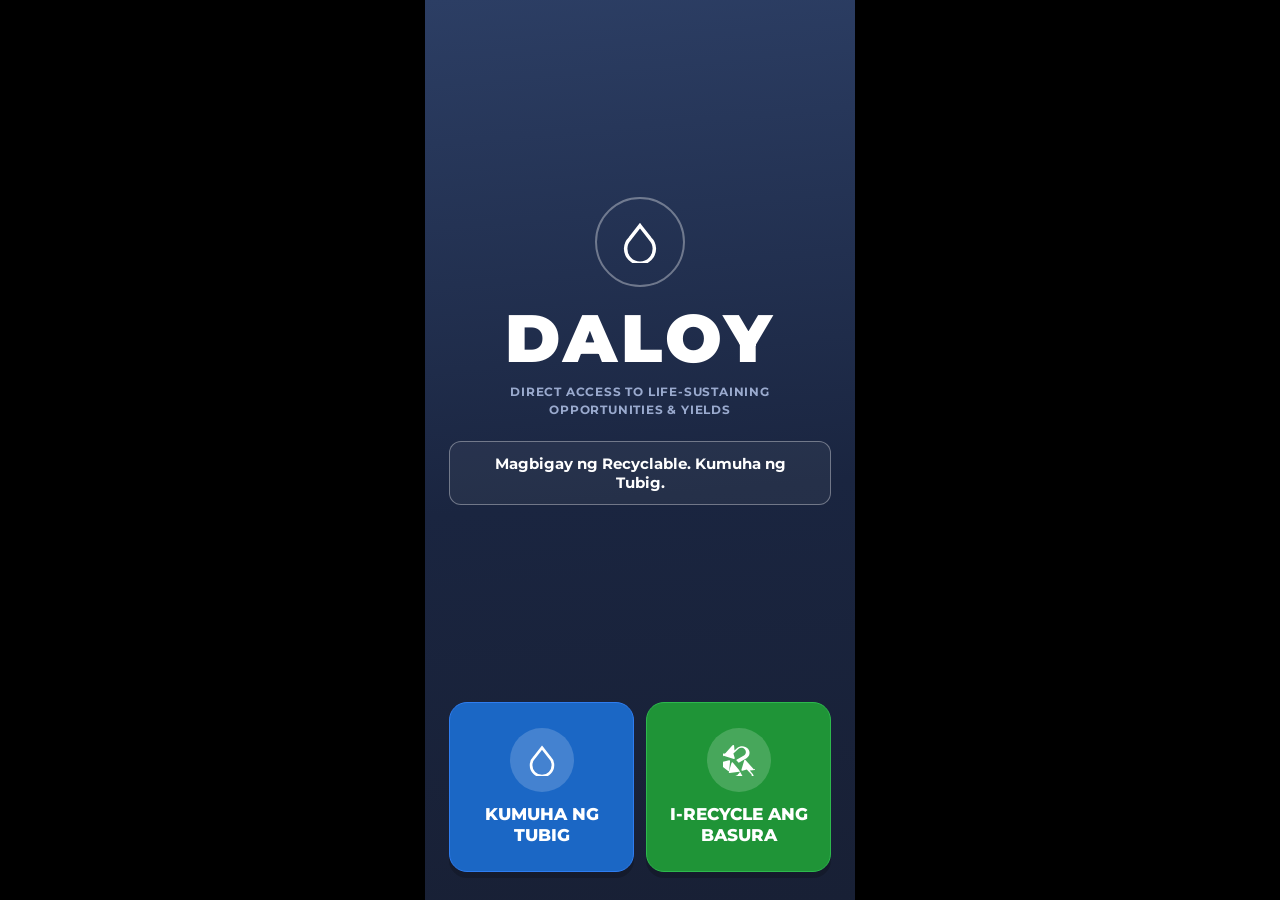
<file: water-kiosk/index.html>
<!DOCTYPE html>
<html lang="tl">
<head>
    <meta charset="UTF-8">
    <meta name="viewport" content="width=device-width, initial-scale=1.0">
    <title>DALOY Kiosk Prototype</title>
    <link href="https://fonts.googleapis.com/css2?family=Montserrat:wght@400;500;600;700;800;900&display=swap" rel="stylesheet">
    <link rel="stylesheet" href="style.css">
</head>
<body>
<div class="kiosk-container">

    <!-- ===== SCREEN 1: WELCOME ===== -->
    <div id="state-welcome" class="screen active">
        <div class="brand-area">
            <div class="brand-icon-ring">
                <svg viewBox="0 0 24 24" fill="none" stroke="white" stroke-width="2"><path d="M12 2.69l5.66 7.27a8.2 8.2 0 1 1-11.32 0z"/></svg>
            </div>
            <h1 class="brand-name">DALOY</h1>
            <p class="brand-tagline">DIRECT ACCESS TO LIFE-SUSTAINING<br>OPPORTUNITIES &amp; YIELDS</p>
            <div class="brand-pill">Magbigay ng Recyclable. Kumuha ng Tubig.</div>
        </div>
        <div class="welcome-btns">
            <div class="wbtn blue-btn" onclick="app.startGetWater()">
                <div class="wbtn-icon">
                    <svg viewBox="0 0 24 24" fill="none" stroke="white" stroke-width="2"><path d="M12 2.69l5.66 7.27a8.2 8.2 0 1 1-11.32 0z"/></svg>
                </div>
                <span>KUMUHA NG<br>TUBIG</span>
            </div>
            <div class="wbtn green-btn" onclick="app.startRecycleOnly()">
                <div class="wbtn-icon">
                    <svg viewBox="0 0 512 512" fill="white">
                        <path d="M152.4 20.35L16.22 173.2c-5.78 6.49-3.235 16.73 5.4 19.34L173.2 238c9.19 2.77 17.5-5.07 14.73-14.26L166.4 151.8l77.94-71.18c29.17-26.65 74.05-25.7 102.3 2.15 30.56 30.08 24.23 79.79-11.83 103L209.6 257.4l41.6 42.17 125.2-71.79c53.33-31 65.57-104.2 23.35-151.4-44.64-49.88-124-54.02-173-10.74l-42.58 38.89-6.39-78.02c-.75-9.15-12.26-12.78-18.42-5.78z"/>
                        <path d="M495.8 409.1L359.6 256.2c-6.49-5.78-16.73-3.24-19.34 5.4l-45.42 151.6c-2.77 9.19 5.07 17.5 14.26 14.73l71.94-21.54 71.18 77.94c25.7 29.17-25.7 74.05-2.15 102.3-30.08 30.56-79.79 24.23-103-11.83l-71.7-125.1-42.17 41.6 71.79 125.2c31 53.33 104.2 65.57 151.4 23.35 49.88-44.64 54.02-124 10.74-173l-38.89-42.58 78.02-6.39c9.15-.75 12.78-12.26 5.78-18.42z"/>
                        <path d="M21.57 325.3c-.92 9.4-12.86 12.98-19.26 5.71L.1 330.34c-22.31 43.15-17.5 97.43 16.32 136.2 36.3 41.72 98.74 53.84 148 28.5L285 432.8l-27.42-51.54-118-60.67c-25.28-13-56.12-7-74.83 14.54-20 23.06-25.21 55.43-12.35 84.14l27.18 60.78-45.89-61.94-21.08-72.24c-2.5-8.55-14.79-10.02-19.45-2.33l-71.59 119z" style="display:none;"/>
                        <!-- Adding classic bottom arrows -->
                        <path d="M124.9 444.6l-99-97.5c-6.72-6.62-5-17.485 3.96-21.65l138.85-64.8c8.5-3.96 17.59 2.5 16.09 11.66l-20.9 127.3c-13.8 84.3-134.13 63.8-144.17 60.1l-62.9-23.23 27.67 52.41 140.4-3.14z" style="transform: matrix(-0.5, 0.866, -0.866, -0.5, 410, 410);"/>
                        <path d="M38.8 359.8L158.5 448c7.7 5.7 18 1.4 18.7-8l8-152c.4-9.6-10.4-14.8-17.7-8.5l-95 82c-20 17-18 48 3 64L165 498l-37-43-85-78c-6.7-6.2-1-17.5 8-17l140 8z" style="display:none" />
                        <!-- Final robust 3rd path pointing back to top -->
                        <path d="M239.5 487l-153-43c-8-2.2-11.8-12-6.5-18.5l102-120c6-7.5 18-5.3 21 4l44 145c26 86-90 120-100 115L85 540l60-15 100 2z" style="transform: matrix(0.9, -0.4, 0.4, 0.9, -150, 100);"/>
                    </svg>
                </div>
                <span>I-RECYCLE ANG<br>BASURA</span>
            </div>
        </div>
    </div>

    <!-- ===== SCREEN 2: INSERT RECYCLABLE ===== -->
    <div id="state-insert" class="screen">
        <div class="back-nav" onclick="app.go('welcome')">
            <svg width="18" height="18" viewBox="0 0 24 24" fill="none" stroke="currentColor" stroke-width="3" stroke-linecap="round" stroke-linejoin="round"><polyline points="15 18 9 12 15 6"></polyline></svg>
            Bumalik
        </div>
        <div class="insert-top">
            <div class="dashed-circle">
                <svg viewBox="0 0 24 24" fill="none" stroke="white" stroke-width="2" stroke-linecap="round" stroke-linejoin="round">
                    <polyline points="3 6 5 6 21 6"></polyline>
                    <path d="M19 6v14a2 2 0 0 1-2 2H7a2 2 0 0 1-2-2V6m3 0V4a2 2 0 0 1 2-2h4a2 2 0 0 1 2 2v2"></path>
                    <line x1="10" y1="11" x2="10" y2="17"></line>
                    <line x1="14" y1="11" x2="14" y2="17"></line>
                </svg>
            </div>
            <h1 class="big-title">ILAGAY ANG<br>RECYCLABLE</h1>
            <p class="sub-text">Ipasok ang iyong resiklong basura<br>sa scanner.</p>
        </div>
        <div class="white-card">
            <p class="card-label">ANONG KLASE NG BASURA ITO? <span style="color:#FF6B6B">*</span></p>
            <input type="text" id="trash-input" autocomplete="off" placeholder="Halimbawa: Lata, Karton, Bote..." required>
            <p id="trash-error" style="color:#FF6B6B;font-size:12px;font-weight:700;margin-top:6px;display:none;">⚠️ Pakipili o ilagay ang klase ng basura.</p>
            <div class="tag-row">
                <div class="tag" onclick="app.selectTag('Plastic Bote')">🥤 Plastic Bote</div>
                <div class="tag" onclick="app.selectTag('Lata')">🥫 Lata</div>
                <div class="tag" onclick="app.selectTag('Karton')">📦 Karton</div>
                <div class="tag" onclick="app.selectTag('Timba')">🗑️ Timba</div>
            </div>
            <button class="primary-btn" onclick="app.validateAndScan()">SIMULAN ANG PAG-SCAN</button>
        </div>
        <div class="dots-row"><span class="dot active"></span><span class="dot"></span><span class="dot"></span></div>
    </div>

    <!-- ===== SCREEN 3: SCANNING ===== -->
    <div id="state-scanning" class="screen">
        <h1 class="big-title">NAG-IISCAN...</h1>
        <p class="sub-text">Sinusuri ang iyong basura</p>

        <div class="scan-box">
            <div class="corner tl"></div><div class="corner tr"></div>
            <div class="corner bl"></div><div class="corner br"></div>
            <div class="scan-center">
                <div class="scan-target-box">
                    <div class="stcorner stl"></div><div class="stcorner str"></div>
                    <div class="stcorner sbl"></div><div class="stcorner sbr"></div>
                </div>
                <div class="scan-dots"><span></span><span></span><span></span></div>
            </div>
            <div class="scan-laser"></div>
        </div>

        <div class="res-row">
            <div class="res-card"><span>Klase:</span><strong id="scan-klase">Tinitignan...</strong></div>
            <div class="res-card"><span>Halaga:</span><strong id="scan-halaga">Tinitignan...</strong></div>
        </div>

        <div class="progress-pill">
            <div class="pill-inner">
                <span class="pulse-dot"></span>
                <span>Sinusuri ang iyong basura...</span>
            </div>
            <div class="pill-track"><div class="pill-bar"></div></div>
        </div>

        <div class="dots-row"><span class="dot"></span><span class="dot active"></span><span class="dot"></span></div>
    </div>

    <!-- ===== SCREEN 4: GET WATER (pre-dispense) ===== -->
    <div id="state-get-water" class="screen">
        <div class="back-nav" onclick="app.go('welcome')">
            <svg width="18" height="18" viewBox="0 0 24 24" fill="none" stroke="currentColor" stroke-width="3" stroke-linecap="round" stroke-linejoin="round"><polyline points="15 18 9 12 15 6"></polyline></svg>
            Bumalik
        </div>

        <h1 class="big-title" style="text-align:center;">KUNIN ANG<br>TUBIG</h1>
        <p class="sub-text">Ilagay ang iyong lalagyan sa ilalim ng gripo.</p>

        <div class="bottle-graphic-area">
            <div class="bottle-wrap">
                <div class="bottle-neck-top"></div>
                <div class="bottle-body-outer">
                    <div class="bottle-watermark">
                        <svg viewBox="0 0 24 24" fill="none" stroke="rgba(255,255,255,0.2)" stroke-width="2"><path d="M12 2.69l5.66 7.27a8.2 8.2 0 1 1-11.32 0z"/></svg>
                    </div>
                </div>
            </div>
        </div>

        <div class="balance-card">
            <p class="balance-label">Iyong balanse</p>
            <p class="balance-pts"><strong>2,840</strong> <span>pts</span></p>
            <p class="balance-sub">= 28.4 L ng tubig</p>
        </div>

        <p class="size-label">PILIIN ANG DAMI</p>
        <div class="size-row">
            <button class="size-btn active-size" id="sz-1" onclick="app.selectSize(1000, this)">1L</button>
            <button class="size-btn" id="sz-2" onclick="app.selectSize(2000, this)">2L</button>
            <button class="size-btn" id="sz-5" onclick="app.selectSize(5000, this)">5L</button>
        </div>

        <button class="primary-btn full-btn" onclick="app.startDispensing()">MAGSIMULANG LAGYAN NG TUBIG</button>
        <p class="cost-hint" id="cost-hint">Gagastusin: 100 pts para sa 1L</p>
    </div>

    <!-- ===== SCREEN 5: DISPENSING ===== -->
    <div id="state-dispensing" class="screen">
        <h1 class="big-title" style="text-align:center;">BUMUBUHOS NA<br>ANG TUBIG</h1>
        <p class="sub-text">Ilagay ang iyong lalagyan sa ilalim ng gripo.</p>

        <div class="bottle-graphic-area" id="dispense-graphic">
            <div class="bottle-wrap">
                <div class="bottle-neck-top"></div>
                <div class="bottle-body-outer dark-bottle">
                    <div class="water-fill" id="waterFill"></div>
                </div>
            </div>
            <div class="loading-dots"><span></span><span></span><span></span><span></span><span></span></div>
        </div>

        <div class="pct-row">
            <span class="pct-num" id="pct-text">0%</span>
            <span class="pct-label">Tapos na</span>
        </div>

        <div class="prog-track">
            <div class="prog-fill" id="dispense-bar"></div>
        </div>
        <div class="prog-labels">
            <span>0 ml</span>
            <strong id="dispense-ratio">0 / 1000 ml</strong>
            <span id="dispense-total-label">1000 ml</span>
        </div>

        <div class="action-area">
            <div class="warn-pill">⚠️ Huwag alisin ang lalagyan habang nagbubuhos</div>
            <div class="stop-btn" onclick="app.showReward()">✕ ITIGIL ANG PAGBUHOS</div>
        </div>
    </div>

    <!-- ===== SCREEN 6: REWARD ===== -->
    <div id="state-reward" class="screen">
        <div class="confetti-dot" style="top:6%;left:48%;background:#c5cfe0;"></div>
        <div class="confetti-dot" style="top:11%;left:83%;background:#21963B;"></div>
        <div class="confetti-dot" style="top:17%;left:11%;background:#c9b832;"></div>
        <div class="confetti-dot" style="top:52%;left:14%;background:#c9b832;"></div>
        <div class="confetti-dot" style="top:78%;left:18%;background:#1B67C5;"></div>
        <div class="confetti-dot" style="top:74%;left:84%;background:#c963a8;"></div>
        <div class="confetti-dot" style="top:38%;left:88%;background:#3cd4e0;"></div>

        <div class="reward-card">
            <div class="reward-icon-ring">
                <svg viewBox="0 0 24 24" fill="none" stroke="#21963B" stroke-width="2.5"><path d="M12 2.69l5.66 7.27a8.2 8.2 0 1 1-11.32 0z"/></svg>
            </div>
            <h1 class="reward-title">MABUHAY!</h1>
            <p class="reward-desc">Nakaipon ka ng <strong id="final-reward-ml" class="blue-hl">402ml</strong><br>na malinis na tubig.</p>
            <div class="pts-row">
                <div class="pts-card green-bg-card">
                    <strong class="green-hl" id="pts-nagastos">-40 pts</strong>
                    <span>Nagastos</span>
                </div>
                <div class="pts-card blue-bg-card">
                    <strong class="blue-hl" id="pts-natitira">2,800 pts</strong>
                    <span>Natitira</span>
                </div>
            </div>
            <p class="thanks-text">Salamat sa paggamit ng Daloy kiosk!</p>
        </div>

        <div class="reward-actions">
            <button class="green-solid-btn" onclick="app.startGetWater()">KUMUHA PA NG TUBIG</button>
            <div class="restart-link" onclick="app.go('welcome')">
                <svg width="16" height="16" viewBox="0 0 24 24" fill="none" stroke="currentColor" stroke-width="2.5" stroke-linecap="round" stroke-linejoin="round"><path d="M9 21H5a2 2 0 0 1-2-2V5a2 2 0 0 1 2-2h4"></path><polyline points="16 17 21 12 16 7"></polyline><line x1="21" y1="12" x2="9" y2="12"></line></svg>
                Exit
            </div>
        </div>
    </div>

</div>
<script src="script.js"></script>
</body>
</html>
</file>
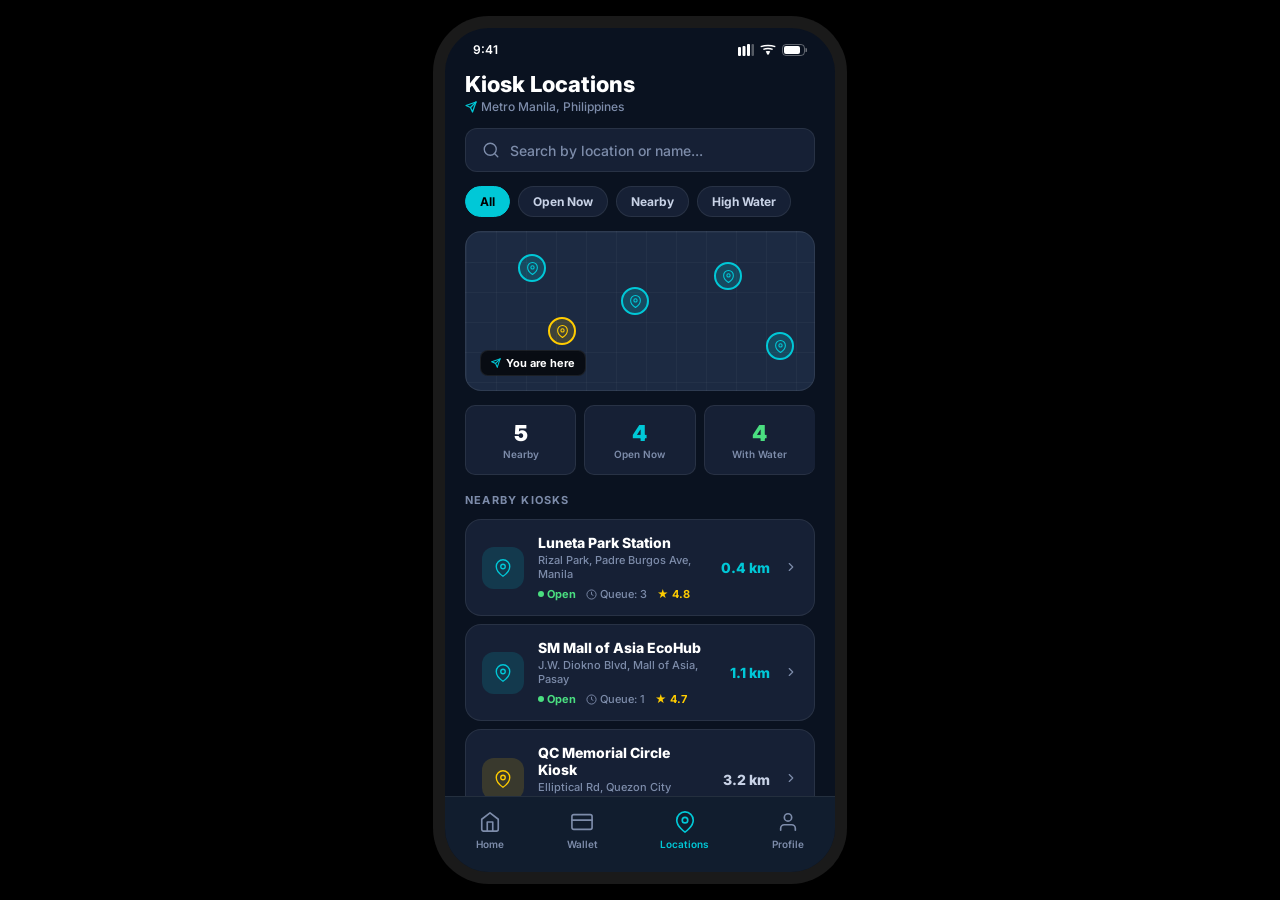
<file: mobile-ui/locations.html>
<!DOCTYPE html>
<html lang="en">

<head>
  <meta charset="UTF-8">
  <meta name="viewport" content="width=device-width, initial-scale=1.0">
  <title>DALOY – Kiosk Locations</title>
  <link rel="stylesheet" href="style.css">
</head>

<body>
  <div class="phone">

    <!-- Status Bar -->
    <div class="status-bar">
      <span>9:41</span>
      <div class="status-icons">
        <svg width="16" height="12" viewBox="0 0 16 12" fill="white">
          <rect x="0" y="3" width="3" height="9" rx="1" />
          <rect x="4.5" y="2" width="3" height="10" rx="1" />
          <rect x="9" y="0" width="3" height="12" rx="1" />
          <rect x="13.5" y="0" width="2.5" height="12" rx="1" opacity=".3" />
        </svg>
        <svg width="16" height="12" viewBox="0 0 24 12" fill="none" stroke="white" stroke-width="2">
          <path d="M1 1a20 10 0 0 1 22 0" />
          <path d="M5 5a12 6 0 0 1 14 0" />
          <path d="M9 9a6 3 0 0 1 6 0" />
          <circle cx="12" cy="11" r="1" fill="white" />
        </svg>
        <svg width="25" height="12" viewBox="0 0 25 12" fill="none">
          <rect x="0.5" y="0.5" width="22" height="11" rx="3.5" stroke="white" stroke-opacity=".35" />
          <rect x="2" y="2" width="16" height="8" rx="2" fill="white" />
          <path d="M23.5 4v4a2 2 0 0 0 0-4z" fill="white" opacity=".4" />
        </svg>
      </div>
    </div>

    <!-- Page Header -->
    <div class="page-header fade-in">
      <div class="page-header-group">
        <h1>Kiosk Locations</h1>
        <div class="sub" style="display:flex;align-items:center;gap:4px;">
          <svg width="12" height="12" viewBox="0 0 24 24" fill="none" stroke="var(--accent)" stroke-width="2.5"
            stroke-linecap="round" stroke-linejoin="round">
            <line x1="22" y1="2" x2="11" y2="13" />
            <polygon points="22 2 15 22 11 13 2 9 22 2" />
          </svg>
          Metro Manila, Philippines
        </div>
      </div>
    </div>

    <!-- Scrollable Content -->
    <div class="scroll-area">

      <!-- Search -->
      <div class="search-bar fade-in-2">
        <svg viewBox="0 0 24 24">
          <circle cx="11" cy="11" r="8" />
          <line x1="21" y1="21" x2="16.65" y2="16.65" />
        </svg>
        <input type="text" placeholder="Search by location or name...">
      </div>

      <!-- Filter Chips -->
      <div class="filter-row fade-in-2">
        <div class="filter-chip active">All</div>
        <div class="filter-chip">Open Now</div>
        <div class="filter-chip">Nearby</div>
        <div class="filter-chip">High Water</div>
      </div>

      <!-- Mini Map -->
      <div class="mini-map fade-in-2">
        <div class="map-pin" style="top:22px;left:52px;">
          <div class="map-pin-dot"><svg viewBox="0 0 24 24">
              <path d="M21 10c0 7-9 13-9 13s-9-6-9-13a9 9 0 0 1 18 0z" />
              <circle cx="12" cy="10" r="3" />
            </svg></div>
        </div>
        <div class="map-pin" style="top:55px;left:155px;">
          <div class="map-pin-dot"><svg viewBox="0 0 24 24">
              <path d="M21 10c0 7-9 13-9 13s-9-6-9-13a9 9 0 0 1 18 0z" />
              <circle cx="12" cy="10" r="3" />
            </svg></div>
        </div>
        <div class="map-pin" style="top:85px;left:82px;">
          <div class="map-pin-dot busy"><svg viewBox="0 0 24 24">
              <path d="M21 10c0 7-9 13-9 13s-9-6-9-13a9 9 0 0 1 18 0z" />
              <circle cx="12" cy="10" r="3" />
            </svg></div>
        </div>
        <div class="map-pin" style="top:30px;left:248px;">
          <div class="map-pin-dot"><svg viewBox="0 0 24 24">
              <path d="M21 10c0 7-9 13-9 13s-9-6-9-13a9 9 0 0 1 18 0z" />
              <circle cx="12" cy="10" r="3" />
            </svg></div>
        </div>
        <div class="map-pin" style="top:100px;left:300px;">
          <div class="map-pin-dot"><svg viewBox="0 0 24 24">
              <path d="M21 10c0 7-9 13-9 13s-9-6-9-13a9 9 0 0 1 18 0z" />
              <circle cx="12" cy="10" r="3" />
            </svg></div>
        </div>
        <div class="you-are-here">
          <svg width="10" height="10" viewBox="0 0 24 24" fill="none" stroke="var(--accent)" stroke-width="2.5">
            <line x1="22" y1="2" x2="11" y2="13" />
            <polygon points="22 2 15 22 11 13 2 9 22 2" />
          </svg>
          You are here
        </div>
      </div>

      <!-- Stats -->
      <div class="stats-row fade-in-2">
        <div class="stat-cell">
          <div class="num">5</div>
          <div class="lbl">Nearby</div>
        </div>
        <div class="stat-cell">
          <div class="num accent">4</div>
          <div class="lbl">Open Now</div>
        </div>
        <div class="stat-cell">
          <div class="num green">4</div>
          <div class="lbl">With Water</div>
        </div>
      </div>

      <!-- Nearby Kiosks — Real NCR Philippines -->
      <div class="section-label fade-in-3">Nearby Kiosks</div>
      <div class="kiosk-list fade-in-3">

        <!-- 1. Luneta Park -->
        <div class="kiosk-card">
          <div class="kiosk-icon">
            <svg viewBox="0 0 24 24">
              <path d="M21 10c0 7-9 13-9 13s-9-6-9-13a9 9 0 0 1 18 0z" />
              <circle cx="12" cy="10" r="3" />
            </svg>
          </div>
          <div class="kiosk-body">
            <h4>Luneta Park Station</h4>
            <p>Rizal Park, Padre Burgos Ave, Manila</p>
            <div class="kiosk-meta">
              <span class="kiosk-status open"><span class="dot"></span> Open</span>
              <span class="kiosk-queue">
                <svg width="11" height="11" viewBox="0 0 24 24" fill="none" stroke="currentColor" stroke-width="2">
                  <circle cx="12" cy="12" r="10" />
                  <polyline points="12 6 12 12 16 14" />
                </svg>
                Queue: 3
              </span>
              <span class="kiosk-rating">★ 4.8</span>
            </div>
          </div>
          <span class="kiosk-dist">0.4 km</span>
          <div class="kiosk-chevron"><svg viewBox="0 0 24 24">
              <polyline points="9 18 15 12 9 6" />
            </svg></div>
        </div>

        <!-- 2. SM MOA -->
        <div class="kiosk-card">
          <div class="kiosk-icon">
            <svg viewBox="0 0 24 24">
              <path d="M21 10c0 7-9 13-9 13s-9-6-9-13a9 9 0 0 1 18 0z" />
              <circle cx="12" cy="10" r="3" />
            </svg>
          </div>
          <div class="kiosk-body">
            <h4>SM Mall of Asia EcoHub</h4>
            <p>J.W. Diokno Blvd, Mall of Asia, Pasay</p>
            <div class="kiosk-meta">
              <span class="kiosk-status open"><span class="dot"></span> Open</span>
              <span class="kiosk-queue">
                <svg width="11" height="11" viewBox="0 0 24 24" fill="none" stroke="currentColor" stroke-width="2">
                  <circle cx="12" cy="12" r="10" />
                  <polyline points="12 6 12 12 16 14" />
                </svg>
                Queue: 1
              </span>
              <span class="kiosk-rating">★ 4.7</span>
            </div>
          </div>
          <span class="kiosk-dist">1.1 km</span>
          <div class="kiosk-chevron"><svg viewBox="0 0 24 24">
              <polyline points="9 18 15 12 9 6" />
            </svg></div>
        </div>

        <!-- 3. QC Memorial Circle — Busy -->
        <div class="kiosk-card">
          <div class="kiosk-icon busy-icon">
            <svg viewBox="0 0 24 24">
              <path d="M21 10c0 7-9 13-9 13s-9-6-9-13a9 9 0 0 1 18 0z" />
              <circle cx="12" cy="10" r="3" />
            </svg>
          </div>
          <div class="kiosk-body">
            <h4>QC Memorial Circle Kiosk</h4>
            <p>Elliptical Rd, Quezon City</p>
            <div class="kiosk-meta">
              <span class="kiosk-status busy"><span class="dot"></span> Busy</span>
              <span class="kiosk-queue">
                <svg width="11" height="11" viewBox="0 0 24 24" fill="none" stroke="currentColor" stroke-width="2">
                  <circle cx="12" cy="12" r="10" />
                  <polyline points="12 6 12 12 16 14" />
                </svg>
                Queue: 8
              </span>
              <span class="kiosk-rating">★ 4.5</span>
            </div>
          </div>
          <span class="kiosk-dist" style="color:var(--text-2);">3.2 km</span>
          <div class="kiosk-chevron"><svg viewBox="0 0 24 24">
              <polyline points="9 18 15 12 9 6" />
            </svg></div>
        </div>

        <!-- 4. BGC Central -->
        <div class="kiosk-card">
          <div class="kiosk-icon">
            <svg viewBox="0 0 24 24">
              <path d="M21 10c0 7-9 13-9 13s-9-6-9-13a9 9 0 0 1 18 0z" />
              <circle cx="12" cy="10" r="3" />
            </svg>
          </div>
          <div class="kiosk-body">
            <h4>BGC Central EcoPoint</h4>
            <p>9th Ave &amp; 26th St, BGC, Taguig</p>
            <div class="kiosk-meta">
              <span class="kiosk-status open"><span class="dot"></span> Open</span>
              <span class="kiosk-queue">
                <svg width="11" height="11" viewBox="0 0 24 24" fill="none" stroke="currentColor" stroke-width="2">
                  <circle cx="12" cy="12" r="10" />
                  <polyline points="12 6 12 12 16 14" />
                </svg>
                Queue: 2
              </span>
              <span class="kiosk-rating">★ 4.9</span>
            </div>
          </div>
          <span class="kiosk-dist">4.7 km</span>
          <div class="kiosk-chevron"><svg viewBox="0 0 24 24">
              <polyline points="9 18 15 12 9 6" />
            </svg></div>
        </div>

        <!-- 5. Ayala MRT Station -->
        <div class="kiosk-card">
          <div class="kiosk-icon">
            <svg viewBox="0 0 24 24">
              <path d="M21 10c0 7-9 13-9 13s-9-6-9-13a9 9 0 0 1 18 0z" />
              <circle cx="12" cy="10" r="3" />
            </svg>
          </div>
          <div class="kiosk-body">
            <h4>Ayala MRT Station Hub</h4>
            <p>EDSA cor Ayala Ave, Makati City</p>
            <div class="kiosk-meta">
              <span class="kiosk-status open"><span class="dot"></span> Open</span>
              <span class="kiosk-queue">
                <svg width="11" height="11" viewBox="0 0 24 24" fill="none" stroke="currentColor" stroke-width="2">
                  <circle cx="12" cy="12" r="10" />
                  <polyline points="12 6 12 12 16 14" />
                </svg>
                Queue: 4
              </span>
              <span class="kiosk-rating">★ 4.6</span>
            </div>
          </div>
          <span class="kiosk-dist">5.3 km</span>
          <div class="kiosk-chevron"><svg viewBox="0 0 24 24">
              <polyline points="9 18 15 12 9 6" />
            </svg></div>
        </div>

      </div>

    </div><!-- /scroll-area -->

    <!-- Bottom Nav -->
    <nav class="nav-bar">
      <a href="index.html" class="nav-item">
        <svg viewBox="0 0 24 24">
          <path d="M3 9l9-7 9 7v11a2 2 0 0 1-2 2H5a2 2 0 0 1-2-2z" />
          <polyline points="9 22 9 12 15 12 15 22" />
        </svg>
        <span>Home</span>
      </a>
      <a href="wallet.html" class="nav-item">
        <svg viewBox="0 0 24 24">
          <rect x="1" y="4" width="22" height="16" rx="2" ry="2" />
          <line x1="1" y1="10" x2="23" y2="10" />
        </svg>
        <span>Wallet</span>
      </a>
      <a href="locations.html" class="nav-item active">
        <svg viewBox="0 0 24 24">
          <path d="M21 10c0 7-9 13-9 13s-9-6-9-13a9 9 0 0 1 18 0z" />
          <circle cx="12" cy="10" r="3" />
        </svg>
        <span>Locations</span>
      </a>
      <a href="profile.html" class="nav-item">
        <svg viewBox="0 0 24 24">
          <path d="M20 21v-2a4 4 0 0 0-4-4H8a4 4 0 0 0-4 4v2" />
          <circle cx="12" cy="7" r="4" />
        </svg>
        <span>Profile</span>
      </a>
    </nav>

  </div>
  <script src="app.js"></script>
</body>

</html>
</file>
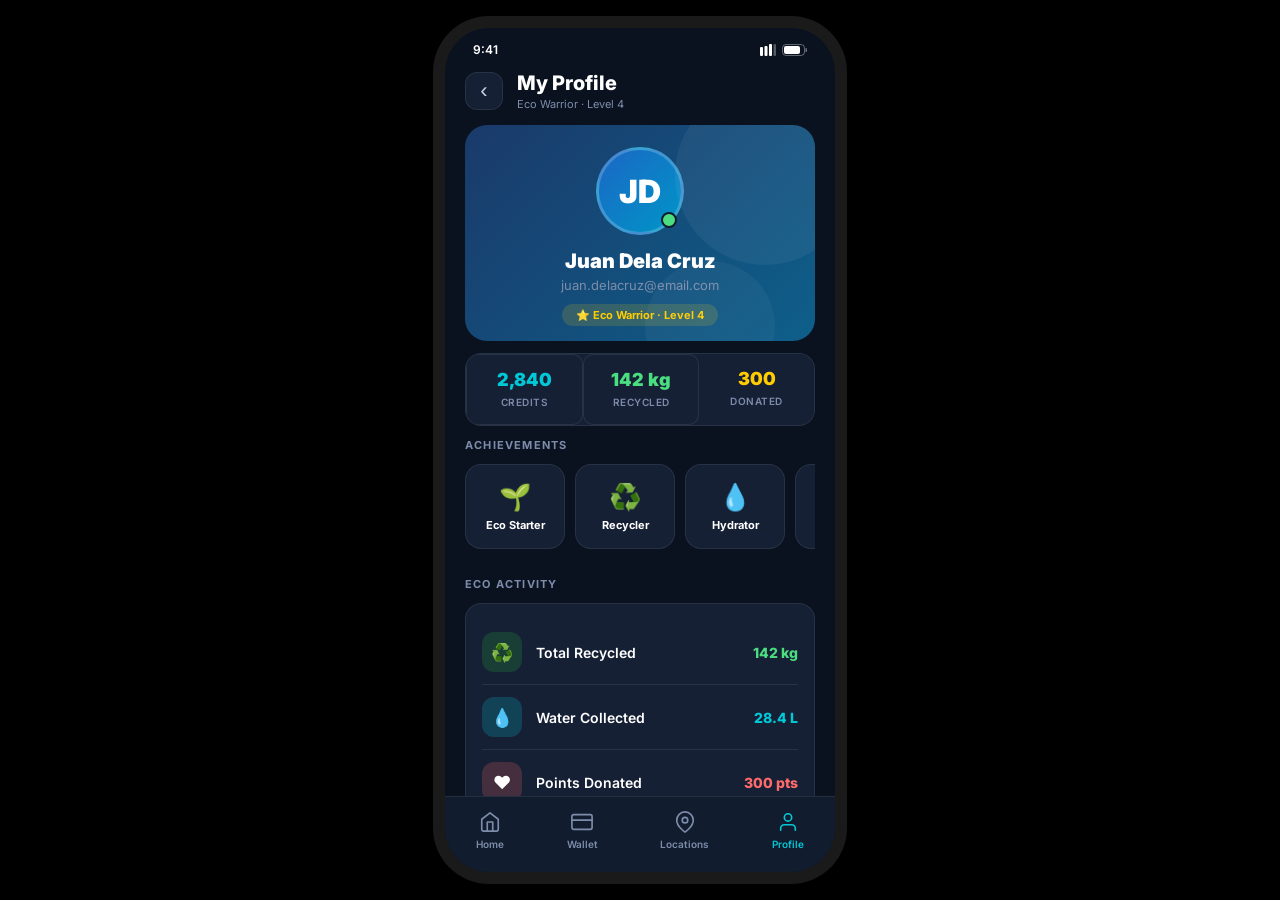
<file: mobile-ui/profile.html>
<!DOCTYPE html>
<html lang="en">
<head>
  <meta charset="UTF-8">
  <meta name="viewport" content="width=device-width, initial-scale=1.0">
  <title>DALOY – Profile</title>
  <link rel="stylesheet" href="style.css">
</head>
<body>
<div class="phone">

  <!-- Status Bar -->
  <div class="status-bar">
    <span>9:41</span>
    <div class="status-icons">
      <svg width="16" height="12" viewBox="0 0 16 12" fill="white"><rect x="0" y="3" width="3" height="9" rx="1"/><rect x="4.5" y="2" width="3" height="10" rx="1"/><rect x="9" y="0" width="3" height="12" rx="1"/><rect x="13.5" y="0" width="2.5" height="12" rx="1" opacity=".3"/></svg>
      <svg width="25" height="12" viewBox="0 0 25 12" fill="none"><rect x="0.5" y="0.5" width="22" height="11" rx="3.5" stroke="white" stroke-opacity=".35"/><rect x="2" y="2" width="16" height="8" rx="2" fill="white"/><path d="M23.5 4v4a2 2 0 0 0 0-4z" fill="white" opacity=".4"/></svg>
    </div>
  </div>

  <!-- Page Header -->
  <div class="page-header fade-in">
    <button class="back-btn" onclick="history.back()">‹</button>
    <div>
      <h2 style="font-size:20px;font-weight:800;">My Profile</h2>
      <p style="font-size:11px;color:var(--text-3);margin-top:2px;">Eco Warrior · Level 4</p>
    </div>
  </div>

  <!-- Scrollable Content -->
  <div class="scroll-area">

    <!-- Avatar Hero -->
    <div class="hero-card fade-in-2" style="text-align:center;margin-bottom:12px;">
      <div class="avatar-lg" style="position:relative;">
        JD
        <span style="position:absolute;bottom:4px;right:4px;width:16px;height:16px;border-radius:50%;background:var(--green-bright);border:2px solid var(--surface);display:block;"></span>
      </div>
      <h2 style="font-size:20px;font-weight:900;">Juan Dela Cruz</h2>
      <p style="color:var(--text-3);font-size:13px;margin-top:4px;">juan.delacruz@email.com</p>
      <div style="margin-top:10px;">
        <span class="badge-open" style="background:rgba(255,204,0,.15);color:var(--yellow);border-radius:20px;padding:4px 14px;font-size:11px;font-weight:700;">⭐ Eco Warrior · Level 4</span>
      </div>
    </div>

    <!-- Stats Row -->
    <div style="display:flex;background:var(--card);border:1px solid var(--border);border-radius:var(--radius);overflow:hidden;margin-bottom:12px;" class="fade-in-2">
      <div class="stat-cell">
        <p style="color:var(--accent);font-weight:900;font-size:18px;">2,840</p>
        <small style="color:var(--text-3);font-size:10px;font-weight:600;text-transform:uppercase;letter-spacing:.5px;">Credits</small>
      </div>
      <div class="stat-cell">
        <p style="color:var(--green-bright);font-weight:900;font-size:18px;">142 kg</p>
        <small style="color:var(--text-3);font-size:10px;font-weight:600;text-transform:uppercase;letter-spacing:.5px;">Recycled</small>
      </div>
      <div class="stat-cell" style="border:none;">
        <p style="color:var(--yellow);font-weight:900;font-size:18px;">300</p>
        <small style="color:var(--text-3);font-size:10px;font-weight:600;text-transform:uppercase;letter-spacing:.5px;">Donated</small>
      </div>
    </div>

    <!-- Achievements -->
    <p class="section-label fade-in-3">Achievements</p>
    <div style="display:flex;gap:10px;overflow-x:auto;padding-bottom:4px;margin-bottom:12px;-ms-overflow-style:none;scrollbar-width:none;" class="fade-in-3">
      <div class="card badge-card">🌱<small style="font-size:11px;font-weight:700;">Eco Starter</small></div>
      <div class="card badge-card">♻️<small style="font-size:11px;font-weight:700;">Recycler</small></div>
      <div class="card badge-card">💧<small style="font-size:11px;font-weight:700;">Hydrator</small></div>
      <div class="card badge-card">❤️<small style="font-size:11px;font-weight:700;">Donor</small></div>
      <div class="card badge-card" style="opacity:.4;">🏆<small style="font-size:11px;font-weight:700;">Champion</small></div>
      <div class="card badge-card" style="opacity:.4;">🌍<small style="font-size:11px;font-weight:700;">Earth Hero</small></div>
    </div>

    <!-- Eco Activity -->
    <p class="section-label fade-in-3">Eco Activity</p>
    <div class="card fade-in-3">
      <div class="menu-row" style="padding:12px 0;">
        <div class="icon-wrap green">♻️</div>
        <span style="flex:1;">Total Recycled</span>
        <span style="color:var(--green-bright);font-weight:800;">142 kg</span>
      </div>
      <div class="menu-row" style="padding:12px 0;">
        <div class="icon-wrap blue">💧</div>
        <span style="flex:1;">Water Collected</span>
        <span style="color:var(--accent);font-weight:800;">28.4 L</span>
      </div>
      <div class="menu-row" style="padding:12px 0;border-bottom:none;">
        <div class="icon-wrap red">❤️</div>
        <span style="flex:1;">Points Donated</span>
        <span style="color:var(--red);font-weight:800;">300 pts</span>
      </div>
    </div>

    <!-- Menu -->
    <p class="section-label fade-in-3">Settings</p>
    <div class="card fade-in-3">
      <div class="menu-row">
        🔔 Notifications
        <span class="chip" style="background:var(--accent);color:#000;padding:2px 8px;border-radius:10px;font-size:10px;font-weight:900;margin-left:auto;">3</span>
      </div>
      <div class="menu-row">⚙️ Settings</div>
      <div class="menu-row">🔒 Privacy &amp; Security</div>
    </div>
    <div class="card fade-in-3">
      <div class="menu-row" style="color:var(--red);border-bottom:none;" onclick="location.href='index.html'">🚪 Log Out</div>
    </div>

  </div><!-- /scroll-area -->

  <!-- Bottom Nav -->
  <nav class="nav-bar">
    <a href="index.html" class="nav-item"><svg viewBox="0 0 24 24"><path d="M3 9l9-7 9 7v11a2 2 0 0 1-2 2H5a2 2 0 0 1-2-2z"/><polyline points="9 22 9 12 15 12 15 22"/></svg><span>Home</span></a>
    <a href="wallet.html" class="nav-item"><svg viewBox="0 0 24 24"><rect x="1" y="4" width="22" height="16" rx="2" ry="2"/><line x1="1" y1="10" x2="23" y2="10"/></svg><span>Wallet</span></a>
    <a href="locations.html" class="nav-item"><svg viewBox="0 0 24 24"><path d="M21 10c0 7-9 13-9 13s-9-6-9-13a9 9 0 0 1 18 0z"/><circle cx="12" cy="10" r="3"/></svg><span>Locations</span></a>
    <a href="profile.html" class="nav-item active"><svg viewBox="0 0 24 24"><path d="M20 21v-2a4 4 0 0 0-4-4H8a4 4 0 0 0-4 4v2"/><circle cx="12" cy="7" r="4"/></svg><span>Profile</span></a>
  </nav>

</div>
<script src="app.js"></script>
</body>
</html>
</file>
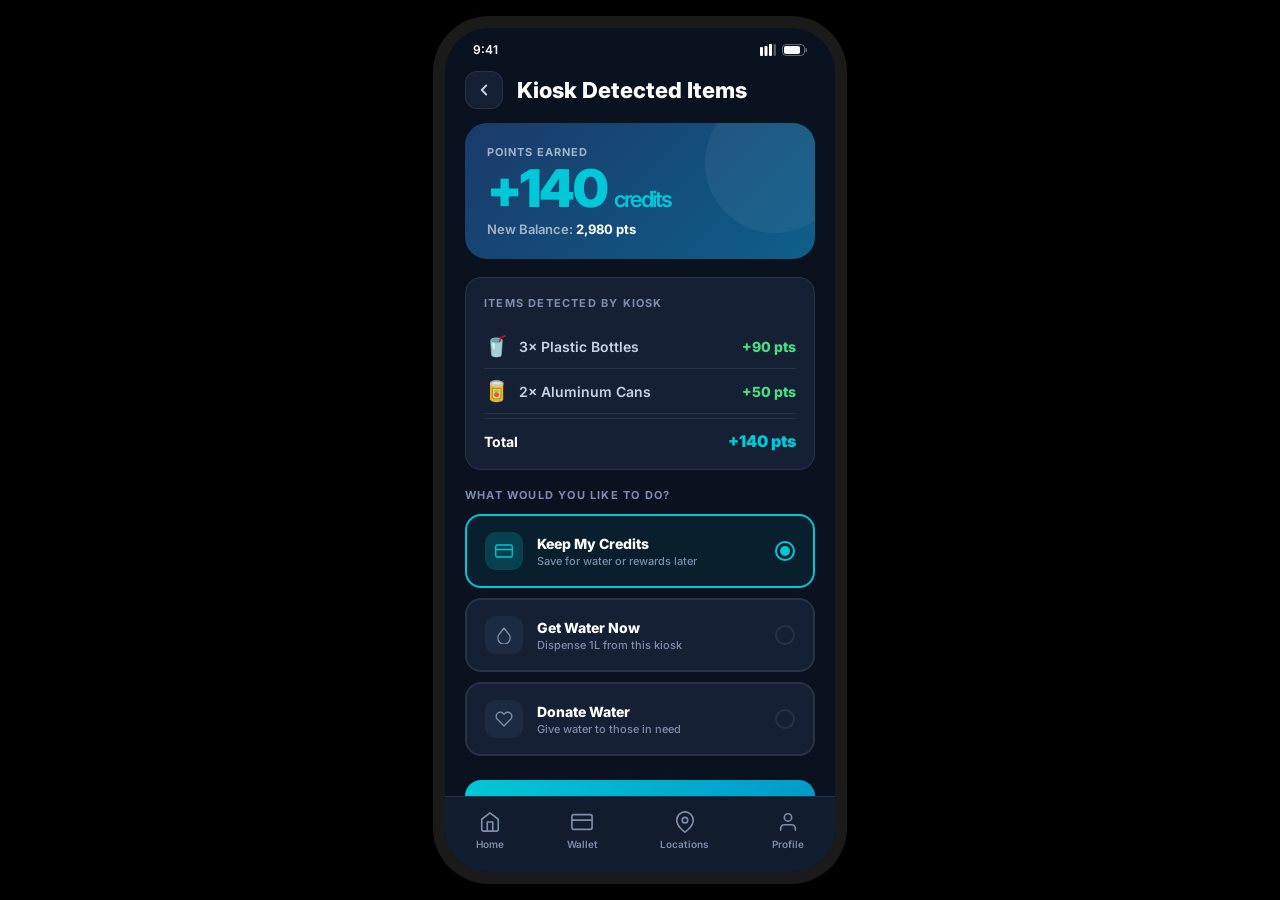
<file: mobile-ui/recycle.html>
<!DOCTYPE html>
<html lang="en">

<head>
  <meta charset="UTF-8">
  <meta name="viewport" content="width=device-width, initial-scale=1.0">
  <title>DALOY – Kiosk Detected Items</title>
  <link rel="stylesheet" href="style.css">
</head>

<body>
  <div class="phone">
    <div class="status-bar">
      <span>9:41</span>
      <div class="status-icons">
        <svg width="16" height="12" viewBox="0 0 16 12" fill="white">
          <rect x="0" y="3" width="3" height="9" rx="1" />
          <rect x="4.5" y="2" width="3" height="10" rx="1" />
          <rect x="9" y="0" width="3" height="12" rx="1" />
          <rect x="13.5" y="0" width="2.5" height="12" rx="1" opacity=".3" />
        </svg>
        <svg width="25" height="12" viewBox="0 0 25 12" fill="none">
          <rect x="0.5" y="0.5" width="22" height="11" rx="3.5" stroke="white" stroke-opacity=".35" />
          <rect x="2" y="2" width="16" height="8" rx="2" fill="white" />
          <path d="M23.5 4v4a2 2 0 0 0 0-4z" fill="white" opacity=".4" />
        </svg>
      </div>
    </div>
    <div class="page-header fade-in">
      <div class="back-btn" onclick="history.back()">
        <svg width="18" height="18" viewBox="0 0 24 24" fill="none" stroke="var(--text-2)" stroke-width="2.5"
          stroke-linecap="round" stroke-linejoin="round">
          <polyline points="15 18 9 12 15 6" />
        </svg>
      </div>
      <div class="page-header-group">
        <h1>Kiosk Detected Items</h1>
      </div>
    </div>
    <div class="scroll-area">
      <div class="points-hero fade-in-2">
        <div class="points-hero-label">Points Earned</div>
        <div class="points-hero-amount">+140 <span>credits</span></div>
        <div class="points-hero-balance">New Balance: <strong>2,980 pts</strong></div>
      </div>
      <div class="detected-card fade-in-2">
        <div class="section-label">Items Detected by Kiosk</div>
        <div class="detected-row">
          <div class="detected-left"><span class="detected-emoji">🥤</span> 3× Plastic Bottles</div>
          <span class="detected-val">+90 pts</span>
        </div>
        <div class="detected-row">
          <div class="detected-left"><span class="detected-emoji">🥫</span> 2× Aluminum Cans</div>
          <span class="detected-val">+50 pts</span>
        </div>
        <div class="detected-total">
          <span class="label">Total</span>
          <span class="val">+140 pts</span>
        </div>
      </div>
      <div class="section-label fade-in-3">What would you like to do?</div>
      <div class="radio-list fade-in-3">
        <div class="radio-option selected">
          <div class="radio-icon"><svg viewBox="0 0 24 24">
              <rect x="1" y="4" width="22" height="16" rx="2" ry="2" />
              <line x1="1" y1="10" x2="23" y2="10" />
            </svg></div>
          <div class="radio-body">
            <h4>Keep My Credits</h4>
            <p>Save for water or rewards later</p>
          </div>
          <div class="radio-dot"></div>
        </div>
        <div class="radio-option">
          <div class="radio-icon"><svg viewBox="0 0 24 24">
              <path d="M12 2.69l5.66 7.27a8.2 8.2 0 1 1-11.32 0z" />
            </svg></div>
          <div class="radio-body">
            <h4>Get Water Now</h4>
            <p>Dispense 1L from this kiosk</p>
          </div>
          <div class="radio-dot"></div>
        </div>
        <div class="radio-option">
          <div class="radio-icon"><svg viewBox="0 0 24 24">
              <path
                d="M20.84 4.61a5.5 5.5 0 0 0-7.78 0L12 5.67l-1.06-1.06a5.5 5.5 0 0 0-7.78 7.78l1.06 1.06L12 21.23l7.78-7.78 1.06-1.06a5.5 5.5 0 0 0 0-7.78z" />
            </svg></div>
          <div class="radio-body">
            <h4>Donate Water</h4>
            <p>Give water to those in need</p>
          </div>
          <div class="radio-dot"></div>
        </div>
      </div>
      <button class="btn-cta fade-in-3" onclick="location.href='wallet.html'">Save to Wallet</button>
    </div>
    <nav class="nav-bar">
      <a href="index.html" class="nav-item"><svg viewBox="0 0 24 24">
          <path d="M3 9l9-7 9 7v11a2 2 0 0 1-2 2H5a2 2 0 0 1-2-2z" />
          <polyline points="9 22 9 12 15 12 15 22" />
        </svg><span>Home</span></a>
      <a href="wallet.html" class="nav-item"><svg viewBox="0 0 24 24">
          <rect x="1" y="4" width="22" height="16" rx="2" ry="2" />
          <line x1="1" y1="10" x2="23" y2="10" />
        </svg><span>Wallet</span></a>
      <a href="locations.html" class="nav-item"><svg viewBox="0 0 24 24">
          <path d="M21 10c0 7-9 13-9 13s-9-6-9-13a9 9 0 0 1 18 0z" />
          <circle cx="12" cy="10" r="3" />
        </svg><span>Locations</span></a>
      <a href="profile.html" class="nav-item"><svg viewBox="0 0 24 24">
          <path d="M20 21v-2a4 4 0 0 0-4-4H8a4 4 0 0 0-4 4v2" />
          <circle cx="12" cy="7" r="4" />
        </svg><span>Profile</span></a>
    </nav>
  </div>
  <script src="app.js"></script>
</body>

</html>
</file>
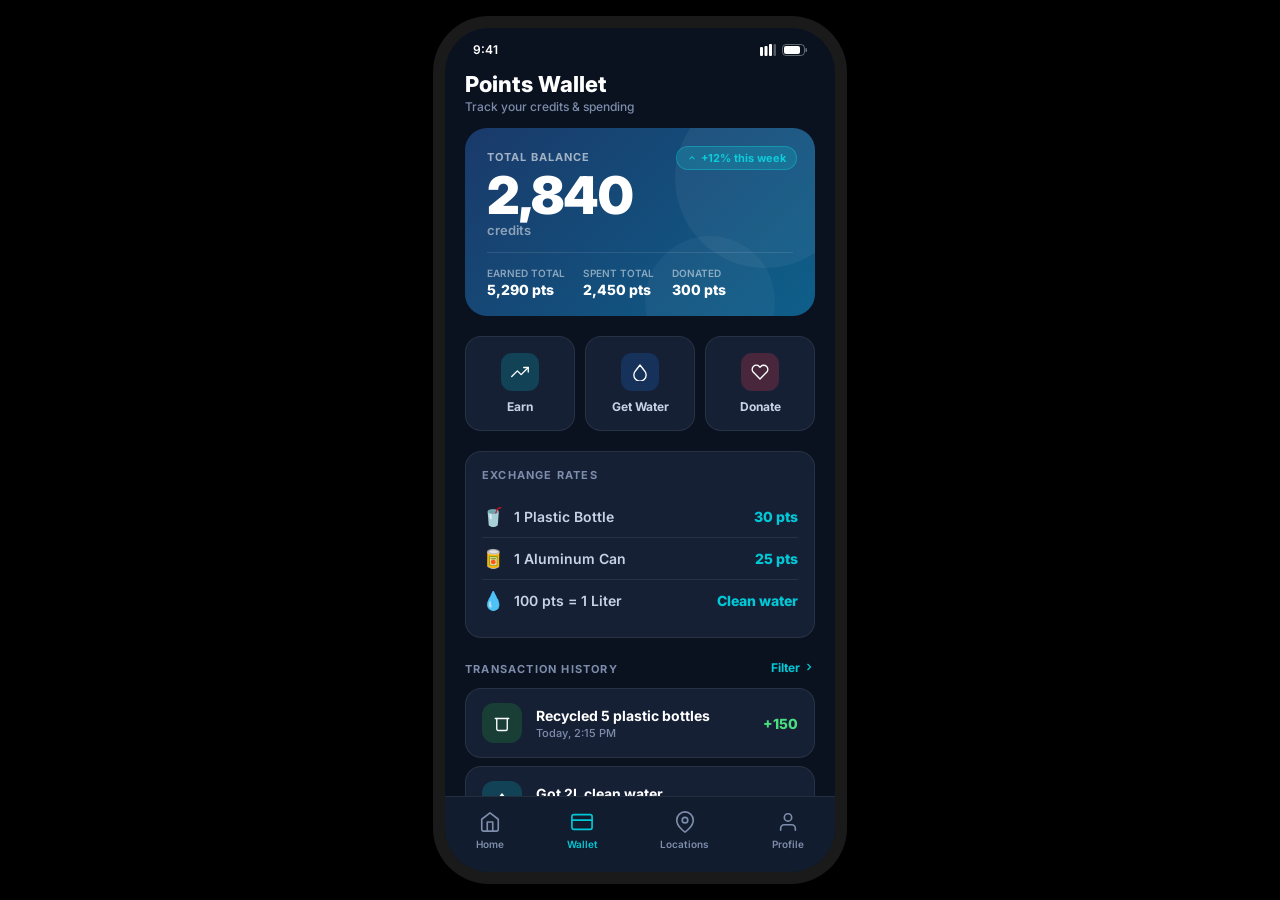
<file: mobile-ui/wallet.html>
<!DOCTYPE html>
<html lang="en">

<head>
  <meta charset="UTF-8">
  <meta name="viewport" content="width=device-width, initial-scale=1.0">
  <title>DALOY – Points Wallet</title>
  <link rel="stylesheet" href="style.css">
</head>

<body>
  <div class="phone">
    <div class="status-bar">
      <span>9:41</span>
      <div class="status-icons">
        <svg width="16" height="12" viewBox="0 0 16 12" fill="white">
          <rect x="0" y="3" width="3" height="9" rx="1" />
          <rect x="4.5" y="2" width="3" height="10" rx="1" />
          <rect x="9" y="0" width="3" height="12" rx="1" />
          <rect x="13.5" y="0" width="2.5" height="12" rx="1" opacity=".3" />
        </svg>
        <svg width="25" height="12" viewBox="0 0 25 12" fill="none">
          <rect x="0.5" y="0.5" width="22" height="11" rx="3.5" stroke="white" stroke-opacity=".35" />
          <rect x="2" y="2" width="16" height="8" rx="2" fill="white" />
          <path d="M23.5 4v4a2 2 0 0 0 0-4z" fill="white" opacity=".4" />
        </svg>
      </div>
    </div>
    <div class="page-header fade-in">
      <div class="page-header-group">
        <h1>Points Wallet</h1>
        <div class="sub">Track your credits &amp; spending</div>
      </div>
    </div>
    <div class="scroll-area">
      <div class="hero-card fade-in-2">
        <div class="hero-badge pulse">
          <svg width="10" height="10" viewBox="0 0 24 24" fill="none" stroke="currentColor" stroke-width="2.5">
            <polyline points="18 15 12 9 6 15" />
          </svg>
          +12% this week
        </div>
        <div class="hero-label">Total Balance</div>
        <div class="hero-balance" style="font-size:52px;">2,840</div>
        <div style="font-size:13px;color:rgba(255,255,255,0.5);font-weight:600;margin-bottom:14px;">credits</div>
        <div class="hero-sub-stats">
          <div class="hero-sub-stat"><span class="s-label">Earned Total</span><span class="s-val">5,290 pts</span></div>
          <div class="hero-sub-stat"><span class="s-label">Spent Total</span><span class="s-val">2,450 pts</span></div>
          <div class="hero-sub-stat"><span class="s-label">Donated</span><span class="s-val">300 pts</span></div>
        </div>
      </div>
      <div class="action-row fade-in-2">
        <a href="recycle.html" class="action-btn">
          <div class="action-btn-icon abi-teal">
            <svg viewBox="0 0 24 24">
              <polyline points="23 6 13.5 15.5 8.5 10.5 1 18" />
              <polyline points="17 6 23 6 23 12" />
            </svg>
          </div>
          <span>Earn</span>
        </a>
        <a href="get-water.html" class="action-btn">
          <div class="action-btn-icon abi-blue">
            <svg viewBox="0 0 24 24">
              <path d="M12 2.69l5.66 7.27a8.2 8.2 0 1 1-11.32 0z" />
            </svg>
          </div>
          <span>Get Water</span>
        </a>
        <a href="donate.html" class="action-btn">
          <div class="action-btn-icon abi-red">
            <svg viewBox="0 0 24 24">
              <path
                d="M20.84 4.61a5.5 5.5 0 0 0-7.78 0L12 5.67l-1.06-1.06a5.5 5.5 0 0 0-7.78 7.78l1.06 1.06L12 21.23l7.78-7.78 1.06-1.06a5.5 5.5 0 0 0 0-7.78z" />
            </svg>
          </div>
          <span>Donate</span>
        </a>
      </div>
      <div class="rates-card fade-in-3">
        <div class="section-label">Exchange Rates</div>
        <div class="rate-row">
          <div class="rate-left"><span class="rate-emoji">🥤</span> 1 Plastic Bottle</div><span class="rate-val">30
            pts</span>
        </div>
        <div class="rate-row">
          <div class="rate-left"><span class="rate-emoji">🥫</span> 1 Aluminum Can</div><span class="rate-val">25
            pts</span>
        </div>
        <div class="rate-row">
          <div class="rate-left"><span class="rate-emoji">💧</span> 100 pts = 1 Liter</div><span class="rate-val">Clean
            water</span>
        </div>
      </div>
      <div class="history-header fade-in-3">
        <div class="section-label" style="margin-bottom:0;">Transaction History</div>
        <div class="see-all">Filter <svg width="12" height="12" viewBox="0 0 24 24" fill="none" stroke="currentColor"
            stroke-width="2.5">
            <polyline points="9 18 15 12 9 6" />
          </svg></div>
      </div>
      <div class="activity-list fade-in-3">
        <div class="activity-row">
          <div class="act-icon ai-green"><svg viewBox="0 0 24 24">
              <polyline points="3 6 5 6 21 6" />
              <path d="M19 6v14a2 2 0 0 1-2 2H7a2 2 0 0 1-2-2V6" />
            </svg></div>
          <div class="act-body">
            <h4>Recycled 5 plastic bottles</h4>
            <p>Today, 2:15 PM</p>
          </div>
          <span class="act-pts pts-green">+150</span>
        </div>
        <div class="activity-row">
          <div class="act-icon ai-teal"><svg viewBox="0 0 24 24">
              <path d="M12 2.69l5.66 7.27a8.2 8.2 0 1 1-11.32 0z" />
            </svg></div>
          <div class="act-body">
            <h4>Got 2L clean water</h4>
            <p>Today, 11:00 AM</p>
          </div>
          <span class="act-pts pts-red">-200</span>
        </div>
        <div class="activity-row">
          <div class="act-icon ai-red"><svg viewBox="0 0 24 24">
              <path
                d="M20.84 4.61a5.5 5.5 0 0 0-7.78 0L12 5.67l-1.06-1.06a5.5 5.5 0 0 0-7.78 7.78l1.06 1.06L12 21.23l7.78-7.78 1.06-1.06a5.5 5.5 0 0 0 0-7.78z" />
            </svg></div>
          <div class="act-body">
            <h4>Donated water to community</h4>
            <p>Yesterday</p>
          </div>
          <span class="act-pts pts-yellow">-100</span>
        </div>
      </div>
    </div>
    <nav class="nav-bar">
      <a href="index.html" class="nav-item"><svg viewBox="0 0 24 24">
          <path d="M3 9l9-7 9 7v11a2 2 0 0 1-2 2H5a2 2 0 0 1-2-2z" />
          <polyline points="9 22 9 12 15 12 15 22" />
        </svg><span>Home</span></a>
      <a href="wallet.html" class="nav-item active"><svg viewBox="0 0 24 24">
          <rect x="1" y="4" width="22" height="16" rx="2" ry="2" />
          <line x1="1" y1="10" x2="23" y2="10" />
        </svg><span>Wallet</span></a>
      <a href="locations.html" class="nav-item"><svg viewBox="0 0 24 24">
          <path d="M21 10c0 7-9 13-9 13s-9-6-9-13a9 9 0 0 1 18 0z" />
          <circle cx="12" cy="10" r="3" />
        </svg><span>Locations</span></a>
      <a href="profile.html" class="nav-item"><svg viewBox="0 0 24 24">
          <path d="M20 21v-2a4 4 0 0 0-4-4H8a4 4 0 0 0-4 4v2" />
          <circle cx="12" cy="7" r="4" />
        </svg><span>Profile</span></a>
    </nav>
  </div>
  <script src="app.js"></script>
</body>

</html>
</file>
<file: water-kiosk/style.css>
/* === RESET & BASE === */
*, *::before, *::after { margin:0; padding:0; box-sizing:border-box; }
html { height: 100%; }
body {
    font-family: 'Montserrat', sans-serif;
    background: #000;
    display: flex;
    justify-content: center;
    align-items: center;
    min-height: 100dvh;
    height: 100dvh;
    overflow: hidden;
}

/* === CONTAINER — fills viewport, max 430px wide, aspect-ratio locked === */
.kiosk-container {
    width: min(100vw, 430px);
    height: 100dvh;
    background: linear-gradient(175deg, #2c3e64 0%, #1a2540 55%, #182035 100%);
    position: relative;
    overflow: hidden;
    display: flex;
    flex-direction: column;
}

/* === SCREEN BASE === */
.screen {
    position: absolute;
    inset: 0;
    display: flex;
    flex-direction: column;
    align-items: center;
    padding: 0 clamp(14px, 5vw, 24px);
    opacity: 0;
    pointer-events: none;
    transition: opacity 0.3s ease;
    overflow: hidden;
}
.screen.active { opacity: 1; pointer-events: auto; }

/* === SHARED TYPOGRAPHY === */
.big-title {
    color: #fff;
    font-size: clamp(1.6rem, 7vh, 2.8rem);
    font-weight: 900;
    line-height: 1.1;
    text-align: center;
    margin-bottom: clamp(4px, 1vh, 10px);
    text-shadow: 0 3px 12px rgba(0,0,0,0.25);
}
.sub-text {
    color: #b8c4e0;
    font-size: clamp(0.75rem, 2.2vh, 1rem);
    font-weight: 500;
    line-height: 1.5;
    text-align: center;
    margin-bottom: clamp(8px, 2vh, 18px);
}

/* === BACK NAV — absolutely positioned so it doesn't affect flex centering === */
.back-nav {
    position: absolute;
    top: clamp(10px, 2.5vh, 18px);
    left: clamp(14px, 5vw, 24px);
    z-index: 10;
    display: flex;
    align-items: center;
    gap: 6px;
    color: #b8c4e0;
    font-size: clamp(0.8rem, 2.2vh, 0.95rem);
    font-weight: 700;
    cursor: pointer;
}

/* === DOTS === */
.dots-row {
    display: flex;
    gap: 8px;
    padding-bottom: clamp(14px, 3vh, 22px);
    flex-shrink: 0;
    margin-top: clamp(8px, 2vh, 16px);
}
.dot { width: 8px; height: 8px; border-radius: 50%; background: rgba(255,255,255,0.3); }
.dot.active { background: #fff; width: 24px; border-radius: 8px; }

/* =====================
   SCREEN 1: WELCOME
   ===================== */
#state-welcome { justify-content: space-between; padding-top: 0; }

.brand-area {
    flex: 1;
    display: flex;
    flex-direction: column;
    align-items: center;
    justify-content: center;
    gap: 0;
    min-height: 0;
}
.brand-icon-ring {
    width: clamp(64px, 12vh, 90px);
    height: clamp(64px, 12vh, 90px);
    border-radius: 50%;
    border: 2px solid rgba(255,255,255,0.35);
    display: flex; align-items: center; justify-content: center;
    margin-bottom: clamp(10px, 2.5vh, 18px);
    flex-shrink: 0;
}
.brand-icon-ring svg { width: clamp(28px, 6vh, 42px); height: clamp(28px, 6vh, 42px); }
.brand-name {
    color: #fff;
    font-size: clamp(2.8rem, 10vh, 4.2rem);
    font-weight: 900;
    letter-spacing: 4px;
    line-height: 1;
    margin-bottom: clamp(6px, 1.5vh, 10px);
}
.brand-tagline {
    color: #9aaace;
    font-size: clamp(0.55rem, 1.6vh, 0.75rem);
    font-weight: 700;
    letter-spacing: 0.8px;
    text-align: center;
    text-transform: uppercase;
    line-height: 1.5;
    margin-bottom: clamp(12px, 3vh, 22px);
}
.brand-pill {
    border: 1.5px solid rgba(255,255,255,0.35);
    border-radius: 12px;
    padding: clamp(8px, 1.5vh, 12px) 20px;
    color: #fff;
    font-weight: 700;
    font-size: clamp(0.72rem, 2vh, 0.95rem);
    background: rgba(255,255,255,0.05);
    text-align: center;
}

.welcome-btns {
    display: flex;
    gap: 12px;
    width: 100%;
    padding-bottom: clamp(16px, 3.5vh, 28px);
    height: clamp(130px, 22vh, 200px);
    flex-shrink: 0;
}
.wbtn {
    flex: 1;
    border-radius: 18px;
    display: flex;
    flex-direction: column;
    align-items: center;
    justify-content: center;
    gap: clamp(6px, 1.5vh, 12px);
    cursor: pointer;
    transition: transform 0.15s;
}
.wbtn:active { transform: scale(0.96); }
.wbtn span { color: #fff; font-weight: 800; font-size: clamp(0.78rem, 2.5vh, 1.05rem); text-align: center; line-height: 1.25; }
.wbtn-icon {
    width: clamp(44px, 9vh, 64px);
    height: clamp(44px, 9vh, 64px);
    border-radius: 50%;
    background: rgba(255,255,255,0.18);
    display: flex; align-items: center; justify-content: center;
}
.wbtn-icon svg { width: clamp(22px, 4.5vh, 32px); height: clamp(22px, 4.5vh, 32px); }
.blue-btn  { background: #1b67c5; border: 1px solid #2f7df0; box-shadow: 0 6px 0 rgba(0,0,0,0.18); }
.green-btn { background: #1f9437; border: 1px solid #2db84d; box-shadow: 0 6px 0 rgba(0,0,0,0.18); }

/* =====================
   SCREEN 2: INSERT
   ===================== */
#state-insert {
    justify-content: center;
    padding-top: clamp(48px, 9vh, 68px); /* offset so content clears the absolute back-nav */
}

.insert-top {
    display: flex;
    flex-direction: column;
    align-items: center;
    width: 100%;
    margin-bottom: clamp(8px, 2vh, 14px);
    flex-shrink: 0;
}
.dashed-circle {
    width: clamp(80px, 14vh, 110px);
    height: clamp(80px, 14vh, 110px);
    border-radius: 50%;
    border: 2px dashed rgba(255,255,255,0.3);
    background: rgba(255,255,255,0.07);
    display: flex; align-items: center; justify-content: center;
    margin-bottom: clamp(10px, 2.5vh, 16px);
}
.dashed-circle svg { width: clamp(34px, 7vh, 48px); height: clamp(34px, 7vh, 48px); }

.white-card {
    background: rgba(0, 0, 0, 0.4);
    border: 1px solid rgba(255, 255, 255, 0.1);
    border-radius: 22px;
    padding: clamp(14px, 2.5vh, 20px) clamp(14px, 3vw, 18px);
    width: 100%;
    box-shadow: 0 12px 30px rgba(0,0,0,0.4);
    flex-shrink: 0;
}
.card-label {
    color: #FFFFFF; font-weight: 800;
    font-size: clamp(0.7rem, 1.8vh, 0.8rem);
    letter-spacing: 0.5px; margin-bottom: clamp(6px, 1.5vh, 10px);
}
#trash-input {
    width: 100%;
    padding: clamp(10px, 2vh, 13px) 16px;
    border: 1px solid rgba(255, 255, 255, 0.2); border-radius: 12px;
    font-size: clamp(0.82rem, 2vh, 0.95rem);
    font-family: 'Montserrat', sans-serif;
    font-weight: 600; color: #FFFFFF; outline: none;
    transition: border-color 0.2s;
    margin-bottom: clamp(8px, 1.5vh, 12px);
    background: rgba(255, 255, 255, 0.05);
}
#trash-input:focus { border-color: #1b67c5; }
#trash-input::placeholder { color: #aab0c8; font-weight: 500; }

.tag-row { display: flex; flex-wrap: wrap; gap: 7px; margin-bottom: clamp(10px, 2vh, 14px); }
.tag {
    border: 1px solid rgba(255, 255, 255, 0.2); border-radius: 20px;
    padding: clamp(5px, 1.2vh, 7px) 14px;
    font-size: clamp(0.7rem, 1.8vh, 0.8rem);
    font-weight: 700; color: #FFFFFF; background: rgba(255, 255, 255, 0.1); cursor: pointer; transition: 0.1s;
}
.tag:active { background: #1b67c5; color: #fff; }

.primary-btn {
    width: 100%;
    background: #1b67c5; color: #fff;
    padding: clamp(12px, 2.5vh, 16px);
    border: none; border-radius: 14px;
    font-family: 'Montserrat', sans-serif;
    font-weight: 800; font-size: clamp(0.85rem, 2.2vh, 1rem);
    cursor: pointer; letter-spacing: 0.5px; transition: 0.1s;
}
.primary-btn:active { transform: scale(0.97); }

/* =====================
   SCREEN 3: SCANNING
   ===================== */
#state-scanning {
    justify-content: center;
    padding-top: clamp(18px, 4vh, 32px);
}

.scan-box {
    width: 100%;
    flex: none;
    height: clamp(180px, 30vh, 280px);
    background: #edf0f7; border-radius: 22px;
    position: relative; display: flex;
    align-items: center; justify-content: center;
    margin-bottom: clamp(10px, 2vh, 16px); overflow: hidden;
}
.corner { position: absolute; width: 36px; height: 36px; }
.corner.tl { top:16px;left:16px;border-top:4px solid #1b67c5;border-left:4px solid #1b67c5;border-radius:6px 0 0 0; }
.corner.tr { top:16px;right:16px;border-top:4px solid #1b67c5;border-right:4px solid #1b67c5;border-radius:0 6px 0 0; }
.corner.bl { bottom:16px;left:16px;border-bottom:4px solid #1b67c5;border-left:4px solid #1b67c5;border-radius:0 0 0 6px; }
.corner.br { bottom:16px;right:16px;border-bottom:4px solid #1b67c5;border-right:4px solid #1b67c5;border-radius:0 0 6px 0; }

.scan-center { display: flex; flex-direction: column; align-items: center; gap: 14px; z-index: 2; }
.scan-target-box { width: 72px; height: 72px; position: relative; }
.stcorner { position: absolute; width: 16px; height: 16px; }
.stl { top:0;left:0;border-top:3px solid #1b67c5;border-left:3px solid #1b67c5;border-radius:3px 0 0 0; }
.str { top:0;right:0;border-top:3px solid #1b67c5;border-right:3px solid #1b67c5;border-radius:0 3px 0 0; }
.sbl { bottom:0;left:0;border-bottom:3px solid #1b67c5;border-left:3px solid #1b67c5;border-radius:0 0 0 3px; }
.sbr { bottom:0;right:0;border-bottom:3px solid #1b67c5;border-right:3px solid #1b67c5;border-radius:0 0 3px 0; }

.scan-dots { display: flex; gap: 7px; }
.scan-dots span { width: 9px; height: 9px; border-radius: 50%; background: #2f7df0; opacity: 0.5; animation: blink 1s infinite alternate; }
.scan-dots span:nth-child(2) { animation-delay: 0.3s; }
.scan-dots span:nth-child(3) { animation-delay: 0.6s; }

.scan-laser {
    position: absolute; width: 90%; left: 5%; height: 3px;
    background: linear-gradient(to right, transparent, #6cb0ff, transparent);
    box-shadow: 0 0 10px #3a80ff;
    animation: laserMove 2.5s infinite linear alternate;
}
@keyframes laserMove { 0%{top:10%} 100%{top:90%} }

.res-row { display: flex; gap: 10px; width: 100%; margin-bottom: clamp(8px, 2vh, 12px); flex-shrink: 0; }
.res-card {
    flex: 1; background: rgba(255,255,255,0.09); border-radius: 16px;
    padding: clamp(10px, 2vh, 14px);
    display: flex; flex-direction: column; align-items: center; gap: 4px;
}
.res-card span { color: #9aaace; font-size: clamp(0.75rem, 2vh, 0.85rem); font-weight: 600; }
.res-card strong { color: #FFFFFF; font-size: clamp(0.85rem, 2.2vh, 1rem); font-weight: 800; }

.progress-pill {
    width: 100%; background: rgba(255,255,255,0.08);
    border: 1px solid rgba(255,255,255,0.12); border-radius: 30px;
    padding: clamp(8px, 1.5vh, 12px) 18px;
    flex-shrink: 0; margin-bottom: 8px;
}
.pill-inner {
    display: flex; align-items: center; gap: 9px;
    color: #b8c4e0; font-size: clamp(0.78rem, 2vh, 0.88rem); font-weight: 600; margin-bottom: 8px;
}
.pulse-dot {
    width: 9px; height: 9px; border-radius: 50%;
    background: #2cd4e0; box-shadow: 0 0 8px #2cd4e0;
    animation: blink 1s infinite alternate; flex-shrink: 0;
}
.pill-track { width: 100%; height: 4px; background: rgba(255,255,255,0.1); border-radius: 2px; position: relative; overflow: hidden; }
.pill-bar { height: 100%; background: #2cd4e0; border-radius: 2px; position: absolute; animation: pillSlide 2s infinite alternate ease-in-out; }
@keyframes pillSlide { 0%{left:0;width:30%} 100%{left:30%;width:65%} }

/* =====================
   SCREEN 4: GET WATER
   ===================== */
#state-get-water {
    justify-content: center;
    padding-top: clamp(48px, 9vh, 68px); /* offset so content clears the absolute back-nav */
}
#state-get-water .big-title { margin-top: 0; }

.bottle-graphic-area {
    display: flex; flex-direction: column; align-items: center;
    flex: none;
    height: clamp(110px, 20vh, 175px);
    width: 100%; justify-content: center;
    position: relative;
    margin: clamp(4px, 1vh, 8px) 0 clamp(8px, 1.5vh, 12px);
}
.drop-icon { margin-bottom: 2px; }
.drop-icon svg { width: 38px; height: 38px; }
.stream-line { width: 4px; height: 16px; background: linear-gradient(to bottom, #c8d4ee, #5a88cc); border-radius: 3px; }
.streaming .stream-line { height: 30px; animation: flowPulse 0.5s infinite alternate; }

.bottle-wrap { display: flex; flex-direction: column; align-items: center; }
.bottle-neck-top {
    width: clamp(28px, 5.5vw, 36px);
    height: clamp(12px, 2.5vh, 16px);
    background: #b8c6df; border-radius: 6px 6px 0 0;
}
.bottle-body-outer {
    width: clamp(80px, 18vw, 110px);
    height: clamp(90px, 16vh, 130px);
    background: rgba(150,175,220,0.25);
    border: 2.5px solid rgba(120,150,200,0.5);
    border-radius: 14px 14px 22px 22px;
    position: relative; overflow: hidden;
}
.dark-bottle { background: rgba(40,62,108,0.75); border-color: rgba(90,130,200,0.6); }
.bottle-watermark { position: absolute; inset: 0; display: flex; align-items: center; justify-content: center; }
.bottle-watermark svg { width: clamp(40px, 10vw, 60px); height: clamp(40px, 10vw, 60px); }

.water-fill {
    position: absolute; bottom: 0; left: 0; right: 0;
    height: 0%;
    background: linear-gradient(180deg, #4a90e2 0%, #1b67c5 100%);
    transition: height 0.4s linear;
    border-radius: 0 0 22px 22px;
}

.loading-dots { display: flex; gap: 7px; margin-top: clamp(6px, 1.5vh, 10px); }
.loading-dots span {
    width: 8px; height: 8px; border-radius: 50%;
    background: rgba(90,130,200,0.5); animation: blink 1.2s infinite alternate;
}
.loading-dots span:nth-child(2){animation-delay:0.2s}
.loading-dots span:nth-child(3){animation-delay:0.4s}
.loading-dots span:nth-child(4){animation-delay:0.6s}
.loading-dots span:nth-child(5){animation-delay:0.8s}

.balance-card {
    width: 100%; background: rgba(255,255,255,0.08);
    border-radius: 16px;
    padding: clamp(10px, 2vh, 14px) 18px;
    text-align: center; margin-bottom: clamp(10px, 2vh, 14px); flex-shrink: 0;
}
.balance-label { color: #9aaace; font-size: clamp(0.7rem, 1.8vh, 0.8rem); font-weight: 600; margin-bottom: 3px; }
.balance-pts { color: #fff; font-size: clamp(1.4rem, 4.5vh, 1.8rem); font-weight: 900; line-height: 1; }
.balance-pts span { font-size: clamp(0.85rem, 2.2vh, 1rem); font-weight: 700; color: #9aaace; }
.balance-sub { color: #6a85b8; font-size: clamp(0.68rem, 1.7vh, 0.78rem); font-weight: 600; margin-top: 3px; }

.size-label {
    color: #9aaace; font-size: clamp(0.65rem, 1.7vh, 0.75rem);
    font-weight: 700; letter-spacing: 1px;
    margin-bottom: clamp(6px, 1.5vh, 10px); flex-shrink: 0;
}
.size-row { display: flex; gap: 10px; width: 100%; margin-bottom: clamp(10px, 2vh, 14px); flex-shrink: 0; }
.size-btn {
    flex: 1;
    padding: clamp(10px, 2vh, 13px);
    background: rgba(255,255,255,0.1); border: 1.5px solid rgba(255,255,255,0.2);
    border-radius: 12px; color: #b8c4e0;
    font-family: 'Montserrat',sans-serif; font-weight: 800;
    font-size: clamp(0.9rem, 2.5vh, 1.05rem); cursor: pointer; transition: 0.15s;
}
.size-btn.active-size { background: #FFFFFF; border-color: #FFFFFF; color: #1a2540; }

.full-btn { border-radius: 14px; flex-shrink: 0; }
.cost-hint {
    color: #6a85b8; font-size: clamp(0.68rem, 1.7vh, 0.78rem);
    font-weight: 600; margin-top: 6px; margin-bottom: 8px;
    text-align: center; flex-shrink: 0;
}

/* =====================
   SCREEN 5: DISPENSING
   ===================== */
#state-dispensing {
    justify-content: center;
    padding-top: clamp(12px, 3vh, 20px);
}

/* compact-graphic / small-bottle classes deprecated */

.pct-row { display: flex; align-items: baseline; gap: 10px; margin-bottom: clamp(4px, 1vh, 6px); flex-shrink: 0; }
.pct-num { color: #fff; font-size: clamp(1.8rem, 6vh, 2.8rem); font-weight: 900; }
.pct-label { color: #5a9cff; font-size: clamp(0.9rem, 2.5vh, 1.1rem); font-weight: 700; }

.prog-track {
    width: 100%; height: 7px;
    background: rgba(255,255,255,0.12); border-radius: 4px;
    overflow: hidden; margin-bottom: clamp(4px, 1vh, 6px); flex-shrink: 0;
}
.prog-fill { width: 0%; height: 100%; background: #437fe3; border-radius: 4px; box-shadow: 0 0 10px #437fe3; transition: width 0.4s linear; }
.prog-labels {
    display: flex; justify-content: space-between; align-items: center;
    color: #7a90b8; font-size: clamp(0.65rem, 1.7vh, 0.75rem);
    font-weight: 600; margin-bottom: clamp(8px, 2vh, 10px); flex-shrink: 0;
}
.prog-labels strong { color: #fff; font-weight: 800; font-size: clamp(0.78rem, 2vh, 0.9rem); }

.action-area { width: 100%; flex-shrink: 0; margin-bottom: clamp(10px, 2.5vh, 16px); }
.warn-pill {
    background: rgba(20,15,0,0.5); border: 1px solid rgba(255,200,0,0.3);
    color: #ffc800; padding: clamp(7px, 1.5vh, 9px) 14px;
    border-radius: 12px; font-weight: 700;
    font-size: clamp(0.68rem, 1.8vh, 0.78rem); text-align: center; margin-bottom: 8px;
}
.stop-btn {
    border: 1.5px solid rgba(255,60,60,0.35); color: #ff6b6b;
    padding: clamp(10px, 2vh, 13px); border-radius: 12px;
    font-weight: 800; font-size: clamp(0.78rem, 2.2vh, 0.9rem);
    text-align: center; cursor: pointer; transition: 0.15s;
}
.stop-btn:active { background: rgba(255,60,60,0.1); }

/* =====================
   SCREEN 6: REWARD
   ===================== */
#state-reward { justify-content: center; }

.confetti-dot { position: absolute; width: 11px; height: 11px; border-radius: 50%; z-index: 1; }
.reward-card {
    background: rgba(0, 0, 0, 0.4);
    border: 1px solid rgba(255, 255, 255, 0.1);
    border-radius: 24px;
    padding: clamp(18px, 3.5vh, 28px) clamp(16px, 4vw, 24px) clamp(14px, 3vh, 22px);
    width: 100%;
    display: flex; flex-direction: column; align-items: center; text-align: center;
    box-shadow: 0 16px 40px rgba(0,0,0,0.4); z-index: 2; flex-shrink: 0;
}
.reward-icon-ring {
    width: clamp(64px, 12vh, 90px); height: clamp(64px, 12vh, 90px);
    border-radius: 50%; border: 3px solid #21963B; background: #e6f9eb;
    display: flex; align-items: center; justify-content: center;
    margin-bottom: clamp(10px, 2.5vh, 16px);
    box-shadow: 0 6px 20px rgba(33,150,59,0.2);
}
.reward-icon-ring svg { width: clamp(32px, 6.5vh, 46px); height: clamp(32px, 6.5vh, 46px); }
.reward-title {
    color: #FFFFFF;
    font-size: clamp(2.2rem, 7vh, 3.2rem);
    font-weight: 900; letter-spacing: -1px;
    margin-bottom: clamp(6px, 1.5vh, 10px);
}
.reward-desc {
    color: #b8c4e0; font-size: clamp(0.85rem, 2.2vh, 1rem);
    line-height: 1.6; font-weight: 600;
    margin-bottom: clamp(10px, 2.5vh, 18px);
}
.blue-hl { color: #FFFFFF; font-size: clamp(0.95rem, 2.5vh, 1.1rem); }
.green-hl { color: #1f9437; }

.pts-row { display: flex; width: 100%; gap: 10px; margin-bottom: clamp(10px, 2.5vh, 14px); }
.pts-card {
    flex: 1; border-radius: 14px;
    padding: clamp(10px, 2vh, 14px) 10px;
    display: flex; flex-direction: column; align-items: center; gap: 4px;
}
.green-bg-card { background: rgba(33, 150, 59, 0.15); border: 1px solid rgba(33, 150, 59, 0.3); }
.blue-bg-card  { background: rgba(255, 255, 255, 0.05); border: 1px solid rgba(255,255,255,0.1); }
.pts-card span { color: #b8c4e0; font-size: clamp(0.65rem, 1.7vh, 0.75rem); font-weight: 700; }

.thanks-text { color: #9aaace; font-size: clamp(0.7rem, 1.8vh, 0.8rem); font-weight: 600; }

.reward-actions {
    width: 100%; display: flex; flex-direction: column; align-items: center;
    gap: clamp(10px, 2.5vh, 14px); z-index: 2;
    margin-top: clamp(12px, 3vh, 20px); flex-shrink: 0;
}
.green-solid-btn {
    width: 100%; background: #1f9437; color: #fff;
    padding: clamp(13px, 2.8vh, 17px);
    border: none; border-radius: 14px;
    font-family: 'Montserrat',sans-serif; font-weight: 800;
    font-size: clamp(0.85rem, 2.2vh, 1rem); cursor: pointer;
    box-shadow: 0 6px 20px rgba(31,148,55,0.35); letter-spacing: 0.5px;
}
.green-solid-btn:active { transform: scale(0.97); }
.restart-link {
    display: flex; align-items: center; gap: 7px;
    color: #7a90b8; font-size: clamp(0.82rem, 2.2vh, 0.9rem); font-weight: 700; cursor: pointer;
}
.restart-link:active { opacity: 0.7; }

/* === ANIMATIONS === */
@keyframes blink { 0%{opacity:0.2} 100%{opacity:1} }
@keyframes flowPulse { 0%{opacity:0.8;height:26px} 100%{opacity:1;height:32px} }
</file>
<file: mobile-ui/style.css>
/* ============================================================
   DALOY Mobile – Design System
   ============================================================ */

@import url('https://fonts.googleapis.com/css2?family=Inter:wght@400;500;600;700;800;900&display=swap');

/* ── Tokens ──────────────────────────────────────────────── */
:root {
  /* Colors */
  --bg:           #0A1220;
  --surface:      #111D2E;
  --card:         #162035;
  --card-2:       #1C2A42;
  --border:       rgba(255,255,255,0.08);
  --accent:       #00C8D7;
  --accent-dim:   rgba(0,200,215,0.12);
  --blue:         #1B67C5;
  --blue-dim:     rgba(27,103,197,0.15);
  --green:        #21963B;
  --green-dim:    rgba(33,150,59,0.15);
  --green-bright: #4ADE80;
  --red:          #FF6B6B;
  --yellow:       #FFCC00;
  --text:         #FFFFFF;
  --text-2:       #C8D2E6;
  --text-3:       #7D8CAA;
  /* Gradients */
  --hero-grad:       linear-gradient(135deg,#1A3A6A 0%,#0E5F8A 100%);
  --gradient-cta:    linear-gradient(135deg,#00C8D7,#0096C7);
  --gradient-avatar: linear-gradient(135deg,#1B67C5,#0096C7);
  --gradient-eco:    linear-gradient(135deg,rgba(33,150,59,0.2),rgba(0,200,215,0.15));
  --gradient-donate: linear-gradient(135deg,rgba(255,107,107,0.15),rgba(255,80,80,0.08));
  /* Border Radius */
  --radius-sm: 10px;
  --radius:    16px;
  --radius-lg: 22px;
  --shadow:    0 8px 32px rgba(0,0,0,0.45);
  /* Font */
  --font: 'Inter', sans-serif;
}

/* ── Reset ───────────────────────────────────────────────── */
*,
*::before,
*::after {
  margin: 0;
  padding: 0;
  box-sizing: border-box;
  -webkit-tap-highlight-color: transparent;
}

html,
body {
  height: 100%;
  font-family: 'Inter', sans-serif;
  background: #000;
  overflow: hidden;
  color: var(--text);
}

/* ── Phone Frame ─────────────────────────────────────────── */
.phone {
  width: 390px;
  height: 844px;
  background: var(--bg);
  position: relative;
  overflow: hidden;
  display: flex;
  flex-direction: column;
  margin: auto;
  /* center on desktop */
  position: fixed;
  top: 50%;
  left: 50%;
  transform: translate(-50%, -50%);
  border-radius: 44px;
  box-shadow: 0 0 0 12px #1a1a1a, 0 30px 80px rgba(0, 0, 0, 0.9);
}

/* ── Status Bar ──────────────────────────────────────────── */
.status-bar {
  display: flex;
  justify-content: space-between;
  align-items: center;
  padding: 14px 28px 0;
  flex-shrink: 0;
  color: var(--text);
  font-size: 12px;
  font-weight: 600;
}

.status-icons {
  display: flex;
  gap: 6px;
  align-items: center;
}

/* ── Scrollable content area ─────────────────────────────── */
.scroll-area {
  flex: 1;
  overflow-y: auto;
  overflow-x: hidden;
  padding: 0 20px 90px;
  -ms-overflow-style: none;
  scrollbar-width: none;
}

.scroll-area::-webkit-scrollbar {
  display: none;
}

/* ── Page Header ─────────────────────────────────────────── */
.page-header {
  display: flex;
  align-items: center;
  gap: 12px;
  padding: 18px 20px 12px;
  flex-shrink: 0;
}

.page-header h1 {
  font-size: 22px;
  font-weight: 800;
}

.page-header .sub {
  font-size: 12px;
  color: var(--text-3);
  font-weight: 500;
  margin-top: 2px;
}

.back-btn {
  width: 38px;
  height: 38px;
  border-radius: 12px;
  background: var(--card);
  border: 1px solid var(--border);
  display: flex;
  align-items: center;
  justify-content: center;
  cursor: pointer;
  flex-shrink: 0;
  transition: background .2s;
}

.back-btn:hover {
  background: var(--card-2);
}

.page-header-group {
  flex: 1;
}

/* ── Bottom Nav ──────────────────────────────────────────── */
.nav-bar {
  height: 76px;
  background: var(--surface);
  border-top: 1px solid var(--border);
  display: flex;
  align-items: center;
  justify-content: space-around;
  flex-shrink: 0;
  padding-bottom: 8px;
}

.nav-item {
  display: flex;
  flex-direction: column;
  align-items: center;
  gap: 5px;
  cursor: pointer;
  padding: 6px 16px;
  border-radius: 12px;
  transition: background .2s;
  text-decoration: none;
}

.nav-item:hover {
  background: var(--card);
}

.nav-item svg {
  width: 22px;
  height: 22px;
  stroke: var(--text-3);
  fill: none;
  stroke-width: 1.8;
  stroke-linecap: round;
  stroke-linejoin: round;
  transition: stroke .2s;
}

.nav-item span {
  font-size: 10px;
  font-weight: 600;
  color: var(--text-3);
  transition: color .2s;
}

.nav-item.active svg {
  stroke: var(--accent);
}

.nav-item.active span {
  color: var(--accent);
}

/* ── Hero / Balance Card ─────────────────────────────────── */
.hero-card {
  background: var(--hero-grad);
  border-radius: var(--radius-lg);
  padding: 22px 22px 18px;
  position: relative;
  overflow: hidden;
  margin-bottom: 20px;
}

.hero-card::after {
  content: '';
  position: absolute;
  top: -40px;
  right: -40px;
  width: 180px;
  height: 180px;
  background: rgba(255, 255, 255, 0.05);
  border-radius: 50%;
}

.hero-card::before {
  content: '';
  position: absolute;
  bottom: -50px;
  right: 40px;
  width: 130px;
  height: 130px;
  background: rgba(255, 255, 255, 0.04);
  border-radius: 50%;
}

.hero-label {
  font-size: 11px;
  font-weight: 700;
  letter-spacing: 1px;
  color: rgba(255, 255, 255, 0.6);
  text-transform: uppercase;
  margin-bottom: 6px;
}

.hero-balance {
  font-size: 46px;
  font-weight: 900;
  letter-spacing: -1px;
  line-height: 1;
}

.hero-balance span {
  font-size: 22px;
  font-weight: 600;
  color: rgba(255, 255, 255, 0.7);
  margin-left: 6px;
}

.hero-badge {
  position: absolute;
  top: 18px;
  right: 18px;
  background: rgba(0, 200, 215, 0.2);
  border: 1px solid rgba(0, 200, 215, 0.4);
  color: var(--accent);
  font-size: 11px;
  font-weight: 700;
  padding: 4px 10px;
  border-radius: 20px;
  display: flex;
  align-items: center;
  gap: 4px;
}

.hero-stars {
  display: flex;
  gap: 3px;
  margin: 8px 0 4px;
}

.hero-stars svg {
  width: 14px;
  height: 14px;
}

.hero-eco-label {
  font-size: 12px;
  color: rgba(255, 255, 255, 0.6);
  font-weight: 500;
  margin-bottom: 2px;
}

.hero-water {
  font-size: 22px;
  font-weight: 800;
  color: var(--text);
}

.hero-sub-row {
  display: flex;
  justify-content: space-between;
  align-items: flex-end;
  margin-top: 4px;
}

.hero-sub-stats {
  display: flex;
  gap: 18px;
  margin-top: 14px;
  padding-top: 14px;
  border-top: 1px solid rgba(255, 255, 255, 0.1);
}

.hero-sub-stat {
  display: flex;
  flex-direction: column;
}

.hero-sub-stat .s-label {
  font-size: 10px;
  color: rgba(255, 255, 255, 0.5);
  font-weight: 600;
  text-transform: uppercase;
  margin-bottom: 2px;
}

.hero-sub-stat .s-val {
  font-size: 14px;
  font-weight: 800;
  color: var(--text);
}

.use-btn {
  background: rgba(255, 255, 255, 0.15);
  border: 1px solid rgba(255, 255, 255, 0.2);
  color: #fff;
  font-size: 12px;
  font-weight: 700;
  padding: 8px 14px;
  border-radius: 10px;
  cursor: pointer;
  transition: background .2s;
  backdrop-filter: blur(4px);
  flex-shrink: 0;
}

.use-btn:hover {
  background: rgba(255, 255, 255, 0.25);
}

/* ── Section Label ───────────────────────────────────────── */
.section-label {
  font-size: 11px;
  font-weight: 700;
  letter-spacing: 1.2px;
  color: var(--text-3);
  text-transform: uppercase;
  margin-bottom: 12px;
  margin-top: 4px;
}

/* ── Quick Actions ───────────────────────────────────────── */
.quick-grid {
  display: grid;
  grid-template-columns: 1fr 1fr;
  gap: 12px;
  margin-bottom: 20px;
}

.quick-card {
  background: var(--card);
  border: 1px solid var(--border);
  border-radius: var(--radius);
  padding: 18px 16px;
  cursor: pointer;
  transition: transform .18s, background .18s;
  text-decoration: none;
}

.quick-card:hover {
  background: var(--card-2);
  transform: translateY(-2px);
}

.quick-card:active {
  transform: scale(0.96);
}

.quick-card-icon {
  width: 40px;
  height: 40px;
  border-radius: 12px;
  display: flex;
  align-items: center;
  justify-content: center;
  margin-bottom: 12px;
}

.quick-card-icon svg {
  width: 20px;
  height: 20px;
  stroke: #fff;
  fill: none;
  stroke-width: 1.8;
  stroke-linecap: round;
  stroke-linejoin: round;
}

.qc-green {
  background: rgba(33, 150, 59, 0.25);
}

.qc-teal {
  background: rgba(0, 200, 215, 0.2);
}

.quick-card h3 {
  font-size: 14px;
  font-weight: 800;
  margin-bottom: 2px;
}

.quick-card p {
  font-size: 11px;
  color: var(--text-3);
  font-weight: 500;
}

/* ── Activity Row ────────────────────────────────────────── */
.activity-list {
  display: flex;
  flex-direction: column;
  gap: 8px;
  margin-bottom: 20px;
}

.activity-row {
  background: var(--card);
  border: 1px solid var(--border);
  border-radius: var(--radius);
  padding: 14px 16px;
  display: flex;
  align-items: center;
  gap: 14px;
}

.act-icon {
  width: 40px;
  height: 40px;
  border-radius: 12px;
  flex-shrink: 0;
  display: flex;
  align-items: center;
  justify-content: center;
}

.act-icon svg {
  width: 18px;
  height: 18px;
  stroke: #fff;
  fill: none;
  stroke-width: 1.8;
  stroke-linecap: round;
  stroke-linejoin: round;
}

.ai-green {
  background: rgba(33, 150, 59, 0.25);
}

.ai-teal {
  background: rgba(0, 200, 215, 0.2);
}

.ai-red {
  background: rgba(255, 80, 80, 0.2);
}

.act-body {
  flex: 1;
}

.act-body h4 {
  font-size: 14px;
  font-weight: 700;
}

.act-body p {
  font-size: 11px;
  color: var(--text-3);
  font-weight: 500;
  margin-top: 2px;
}

.act-pts {
  font-size: 14px;
  font-weight: 800;
  flex-shrink: 0;
}

.pts-green {
  color: #4ADE80;
}

.pts-red {
  color: var(--red);
}

.pts-yellow {
  color: var(--yellow);
}

/* ── Impact Banner ───────────────────────────────────────── */
.impact-banner {
  background: linear-gradient(135deg, rgba(33, 150, 59, 0.2) 0%, rgba(0, 200, 215, 0.15) 100%);
  border: 1px solid rgba(33, 150, 59, 0.3);
  border-radius: var(--radius);
  padding: 16px;
  display: flex;
  align-items: center;
  gap: 14px;
  margin-bottom: 20px;
}

.impact-icon {
  font-size: 28px;
  flex-shrink: 0;
}

.impact-body h4 {
  font-size: 13px;
  font-weight: 800;
  color: var(--accent);
}

.impact-body p {
  font-size: 12px;
  color: var(--text-2);
  font-weight: 500;
  margin-top: 2px;
}

.impact-body strong {
  color: #fff;
}

/* ── Action Buttons Row (Wallet) ─────────────────────────── */
.action-row {
  display: flex;
  gap: 10px;
  margin-bottom: 20px;
}

.action-btn {
  flex: 1;
  background: var(--card);
  border: 1px solid var(--border);
  border-radius: var(--radius);
  padding: 16px 8px;
  display: flex;
  flex-direction: column;
  align-items: center;
  gap: 8px;
  cursor: pointer;
  transition: transform .18s, background .18s;
  text-decoration: none;
}

.action-btn:hover {
  background: var(--card-2);
  transform: translateY(-2px);
}

.action-btn:active {
  transform: scale(0.95);
}

.action-btn-icon {
  width: 38px;
  height: 38px;
  border-radius: 11px;
  display: flex;
  align-items: center;
  justify-content: center;
}

.action-btn-icon svg {
  width: 18px;
  height: 18px;
  stroke: #fff;
  fill: none;
  stroke-width: 1.8;
  stroke-linecap: round;
  stroke-linejoin: round;
}

.abi-teal {
  background: rgba(0, 200, 215, 0.2);
}

.abi-blue {
  background: rgba(27, 103, 197, 0.25);
}

.abi-red {
  background: rgba(220, 60, 80, 0.25);
}

.action-btn span {
  font-size: 12px;
  font-weight: 700;
  color: var(--text-2);
}

/* ── Exchange Rates Card ─────────────────────────────────── */
.rates-card {
  background: var(--card);
  border: 1px solid var(--border);
  border-radius: var(--radius);
  padding: 16px;
  margin-bottom: 20px;
}

.rates-card .section-label {
  margin-bottom: 14px;
  margin-top: 0;
}

.rate-row {
  display: flex;
  justify-content: space-between;
  align-items: center;
  padding: 10px 0;
  border-bottom: 1px solid var(--border);
}

.rate-row:last-child {
  border-bottom: none;
}

.rate-left {
  display: flex;
  align-items: center;
  gap: 10px;
  font-size: 14px;
  font-weight: 600;
  color: var(--text-2);
}

.rate-emoji {
  font-size: 18px;
}

.rate-val {
  font-size: 14px;
  font-weight: 800;
  color: var(--accent);
}

/* ── Transaction History ─────────────────────────────────── */
.history-header {
  display: flex;
  justify-content: space-between;
  align-items: center;
  margin-bottom: 12px;
}

.see-all {
  font-size: 12px;
  font-weight: 700;
  color: var(--accent);
  cursor: pointer;
  display: flex;
  align-items: center;
  gap: 3px;
}

/* ── Credit Info Card (Get Water) ────────────────────────── */
.credit-card {
  background: var(--card);
  border: 1px solid var(--border);
  border-radius: var(--radius);
  padding: 16px;
  display: flex;
  align-items: center;
  gap: 14px;
  margin-bottom: 18px;
}

.credit-card-icon {
  width: 42px;
  height: 42px;
  border-radius: 12px;
  background: var(--accent-dim);
  display: flex;
  align-items: center;
  justify-content: center;
  flex-shrink: 0;
}

.credit-card-icon svg {
  width: 20px;
  height: 20px;
  stroke: var(--accent);
  fill: none;
  stroke-width: 1.8;
  stroke-linecap: round;
  stroke-linejoin: round;
}

.credit-card-body {
  flex: 1;
}

.credit-card-body .s-label {
  font-size: 10px;
  font-weight: 700;
  color: var(--text-3);
  text-transform: uppercase;
  letter-spacing: .8px;
  margin-bottom: 2px;
}

.credit-card-body .big-val {
  font-size: 20px;
  font-weight: 900;
}

.credit-card-right {
  text-align: right;
}

.credit-card-right .s-label {
  font-size: 10px;
  font-weight: 700;
  color: var(--text-3);
  text-transform: uppercase;
  letter-spacing: .8px;
  margin-bottom: 2px;
}

.credit-card-right .water-val {
  font-size: 16px;
  font-weight: 800;
  color: var(--accent);
}

/* ── Toggle (Water For) ──────────────────────────────────── */
.toggle-grid {
  display: grid;
  grid-template-columns: 1fr 1fr;
  gap: 10px;
  margin-bottom: 18px;
}

.toggle-card {
  background: var(--card);
  border: 2px solid var(--border);
  border-radius: var(--radius);
  padding: 16px;
  cursor: pointer;
  transition: border-color .2s, background .2s;
}

.toggle-card:hover {
  background: var(--card-2);
}

.toggle-card.selected {
  border-color: var(--accent);
  background: rgba(0, 200, 215, 0.07);
}

.toggle-card-icon {
  width: 36px;
  height: 36px;
  border-radius: 10px;
  background: var(--card-2);
  display: flex;
  align-items: center;
  justify-content: center;
  margin-bottom: 10px;
}

.toggle-card.selected .toggle-card-icon {
  background: rgba(0, 200, 215, 0.2);
}

.toggle-card-icon svg {
  width: 18px;
  height: 18px;
  stroke: var(--text-3);
  fill: none;
  stroke-width: 1.8;
  stroke-linecap: round;
  stroke-linejoin: round;
}

.toggle-card.selected .toggle-card-icon svg {
  stroke: var(--accent);
}

.toggle-card h4 {
  font-size: 14px;
  font-weight: 800;
  margin-bottom: 2px;
}

.toggle-card p {
  font-size: 11px;
  color: var(--text-3);
  font-weight: 500;
}

/* ── Amount Picker ───────────────────────────────────────── */
.amount-picker {
  background: var(--card);
  border: 1px solid var(--border);
  border-radius: var(--radius);
  padding: 20px;
  margin-bottom: 18px;
}

.picker-controls {
  display: flex;
  justify-content: center;
  align-items: center;
  gap: 24px;
  margin-bottom: 16px;
}

.picker-btn {
  width: 44px;
  height: 44px;
  border-radius: 50%;
  background: var(--card-2);
  border: 1px solid var(--border);
  display: flex;
  align-items: center;
  justify-content: center;
  cursor: pointer;
  transition: background .2s;
  font-size: 22px;
  font-weight: 700;
  color: var(--text);
  user-select: none;
}

.picker-btn:hover {
  background: var(--accent-dim);
}

.picker-btn:active {
  transform: scale(0.92);
}

.picker-btn.plus {
  background: rgba(0, 200, 215, 0.2);
  border-color: rgba(0, 200, 215, 0.3);
}

.picker-val {
  font-size: 56px;
  font-weight: 900;
  letter-spacing: -2px;
}

.picker-unit {
  text-align: center;
  font-size: 14px;
  font-weight: 700;
  color: var(--accent);
  margin-bottom: 16px;
  margin-top: -6px;
}

.quick-chips {
  display: flex;
  gap: 8px;
  justify-content: center;
}

.chip {
  padding: 8px 16px;
  border-radius: 20px;
  background: var(--card-2);
  border: 1px solid var(--border);
  font-size: 12px;
  font-weight: 700;
  color: var(--text-2);
  cursor: pointer;
  transition: all .18s;
}

.chip:hover {
  background: var(--accent-dim);
}

.chip.active {
  background: var(--accent);
  color: #000;
  border-color: var(--accent);
}

/* ── Cost Summary ────────────────────────────────────────── */
.cost-card {
  background: var(--card);
  border: 1px solid var(--border);
  border-radius: var(--radius);
  padding: 18px;
  margin-bottom: 14px;
}

.cost-card .section-label {
  margin-bottom: 14px;
  margin-top: 0;
}

.cost-row {
  display: flex;
  justify-content: space-between;
  padding: 9px 0;
  border-bottom: 1px solid var(--border);
}

.cost-row:last-child {
  border-bottom: none;
}

.cost-row .label {
  font-size: 13px;
  color: var(--text-2);
  font-weight: 500;
}

.cost-row .val {
  font-size: 14px;
  font-weight: 700;
}

.cost-row.total .label {
  font-weight: 700;
  color: var(--text);
}

.cost-row.total .val {
  font-size: 16px;
  font-weight: 900;
  color: #4ADE80;
}

/* ── Eco Tip Banner ──────────────────────────────────────── */
.eco-tip {
  background: linear-gradient(135deg, rgba(33, 150, 59, 0.2), rgba(0, 100, 60, 0.15));
  border: 1px solid rgba(33, 150, 59, 0.25);
  border-radius: var(--radius);
  padding: 14px;
  margin-bottom: 20px;
  display: flex;
  align-items: center;
  gap: 12px;
}

.eco-tip-icon {
  font-size: 22px;
  flex-shrink: 0;
}

.eco-tip-body h4 {
  font-size: 12px;
  font-weight: 800;
  color: #4ADE80;
}

.eco-tip-body p {
  font-size: 11px;
  color: var(--text-2);
  font-weight: 500;
  margin-top: 2px;
}

/* ── Primary CTA Button ──────────────────────────────────── */
.btn-cta {
  width: 100%;
  padding: 16px;
  background: linear-gradient(135deg, #00C8D7, #0096C7);
  color: #000;
  font-size: 15px;
  font-weight: 800;
  border: none;
  border-radius: var(--radius);
  cursor: pointer;
  transition: opacity .2s, transform .15s;
  letter-spacing: .3px;
  margin-top: 4px;
}

.btn-cta:hover {
  opacity: 0.9;
}

.btn-cta:active {
  transform: scale(0.97);
}

/* ── Search Bar ──────────────────────────────────────────── */
.search-bar {
  display: flex;
  align-items: center;
  gap: 10px;
  background: var(--card);
  border: 1px solid var(--border);
  border-radius: 12px;
  padding: 12px 16px;
  margin-bottom: 14px;
}

.search-bar svg {
  width: 18px;
  height: 18px;
  stroke: var(--text-3);
  fill: none;
  stroke-width: 1.8;
  stroke-linecap: round;
  stroke-linejoin: round;
  flex-shrink: 0;
}

.search-bar input {
  flex: 1;
  background: transparent;
  border: none;
  outline: none;
  color: var(--text);
  font-size: 14px;
  font-family: inherit;
  font-weight: 500;
}

.search-bar input::placeholder {
  color: var(--text-3);
}

/* ── Filter Chips ────────────────────────────────────────── */
.filter-row {
  display: flex;
  gap: 8px;
  margin-bottom: 14px;
  overflow-x: auto;
  -ms-overflow-style: none;
  scrollbar-width: none;
}

.filter-row::-webkit-scrollbar {
  display: none;
}

.filter-chip {
  padding: 7px 14px;
  border-radius: 20px;
  background: var(--card);
  border: 1px solid var(--border);
  font-size: 12px;
  font-weight: 700;
  color: var(--text-2);
  cursor: pointer;
  white-space: nowrap;
  transition: all .18s;
  flex-shrink: 0;
}

.filter-chip:hover {
  background: var(--card-2);
}

.filter-chip.active {
  background: var(--accent);
  color: #000;
  border-color: var(--accent);
}

/* ── Mini Map ────────────────────────────────────────────── */
.mini-map {
  background: var(--card-2);
  border: 1px solid var(--border);
  border-radius: var(--radius);
  height: 160px;
  position: relative;
  overflow: hidden;
  margin-bottom: 14px;
  background-image:
    linear-gradient(rgba(255, 255, 255, 0.03) 1px, transparent 1px),
    linear-gradient(90deg, rgba(255, 255, 255, 0.03) 1px, transparent 1px);
  background-size: 30px 30px;
}

.map-pin {
  position: absolute;
  display: flex;
  flex-direction: column;
  align-items: center;
  cursor: pointer;
}

.map-pin-dot {
  width: 28px;
  height: 28px;
  border-radius: 50%;
  background: rgba(0, 200, 215, 0.2);
  border: 2px solid var(--accent);
  display: flex;
  align-items: center;
  justify-content: center;
  transition: transform .2s;
}

.map-pin-dot:hover {
  transform: scale(1.2);
}

.map-pin-dot svg {
  width: 13px;
  height: 13px;
  stroke: var(--accent);
  fill: none;
  stroke-width: 2;
  stroke-linecap: round;
  stroke-linejoin: round;
}

.map-pin-dot.busy {
  border-color: var(--yellow);
  background: rgba(255, 200, 0, 0.15);
}

.map-pin-dot.busy svg {
  stroke: var(--yellow);
}

.you-are-here {
  position: absolute;
  bottom: 14px;
  left: 14px;
  background: rgba(0, 0, 0, 0.7);
  backdrop-filter: blur(6px);
  border: 1px solid var(--border);
  color: #fff;
  font-size: 11px;
  font-weight: 700;
  padding: 5px 10px;
  border-radius: 8px;
  display: flex;
  align-items: center;
  gap: 5px;
}

/* ── Stats Row (Locations) ───────────────────────────────── */
.stats-row {
  display: grid;
  grid-template-columns: 1fr 1fr 1fr;
  gap: 8px;
  margin-bottom: 18px;
}

.stat-cell {
  background: var(--card);
  border: 1px solid var(--border);
  border-radius: var(--radius-sm);
  padding: 12px 8px;
  text-align: center;
}

.stat-cell .num {
  font-size: 22px;
  font-weight: 900;
}

.stat-cell .num.accent {
  color: var(--accent);
}

.stat-cell .num.green {
  color: #4ADE80;
}

.stat-cell .lbl {
  font-size: 10px;
  font-weight: 600;
  color: var(--text-3);
  margin-top: 2px;
}

/* ── Kiosk Card ──────────────────────────────────────────── */
.kiosk-list {
  display: flex;
  flex-direction: column;
  gap: 8px;
  margin-bottom: 20px;
}

.kiosk-card {
  background: var(--card);
  border: 1px solid var(--border);
  border-radius: var(--radius);
  padding: 14px 16px;
  display: flex;
  align-items: center;
  gap: 14px;
  cursor: pointer;
  transition: background .2s;
  text-decoration: none;
}

.kiosk-card:hover {
  background: var(--card-2);
}

.kiosk-icon {
  width: 42px;
  height: 42px;
  border-radius: 12px;
  background: rgba(0, 200, 215, 0.15);
  display: flex;
  align-items: center;
  justify-content: center;
  flex-shrink: 0;
}

.kiosk-icon svg {
  width: 18px;
  height: 18px;
  stroke: var(--accent);
  fill: none;
  stroke-width: 1.8;
  stroke-linecap: round;
  stroke-linejoin: round;
}

.kiosk-icon.busy-icon {
  background: rgba(255, 200, 0, 0.15);
}

.kiosk-icon.busy-icon svg {
  stroke: var(--yellow);
}

.kiosk-body {
  flex: 1;
}

.kiosk-body h4 {
  font-size: 14px;
  font-weight: 800;
}

.kiosk-body p {
  font-size: 11px;
  color: var(--text-3);
  font-weight: 500;
  margin-top: 2px;
}

.kiosk-meta {
  display: flex;
  align-items: center;
  gap: 10px;
  margin-top: 6px;
}

.kiosk-status {
  font-size: 11px;
  font-weight: 700;
  display: flex;
  align-items: center;
  gap: 3px;
}

.kiosk-status.open {
  color: #4ADE80;
}

.kiosk-status.busy {
  color: var(--yellow);
}

.kiosk-status .dot {
  width: 6px;
  height: 6px;
  border-radius: 50%;
  background: currentColor;
}

.kiosk-queue {
  font-size: 11px;
  color: var(--text-3);
  font-weight: 500;
  display: flex;
  align-items: center;
  gap: 3px;
}

.kiosk-rating {
  font-size: 11px;
  color: var(--yellow);
  font-weight: 700;
  display: flex;
  align-items: center;
  gap: 2px;
}

.kiosk-dist {
  font-size: 14px;
  font-weight: 800;
  color: var(--accent);
  flex-shrink: 0;
}

.kiosk-chevron {
  flex-shrink: 0;
}

.kiosk-chevron svg {
  width: 14px;
  height: 14px;
  stroke: var(--text-3);
  fill: none;
  stroke-width: 2;
  stroke-linecap: round;
  stroke-linejoin: round;
}

/* ── Points Earned Hero (Recycle) ────────────────────────── */
.points-hero {
  background: var(--hero-grad);
  border-radius: var(--radius-lg);
  padding: 22px;
  margin-bottom: 18px;
  position: relative;
  overflow: hidden;
}

.points-hero::after {
  content: '';
  position: absolute;
  top: -30px;
  right: -30px;
  width: 140px;
  height: 140px;
  background: rgba(255, 255, 255, 0.05);
  border-radius: 50%;
}

.points-hero-label {
  font-size: 11px;
  font-weight: 700;
  letter-spacing: 1px;
  color: rgba(255, 255, 255, 0.6);
  text-transform: uppercase;
  margin-bottom: 4px;
}

.points-hero-amount {
  font-size: 52px;
  font-weight: 900;
  letter-spacing: -2px;
  color: var(--accent);
  line-height: 1;
}

.points-hero-amount span {
  font-size: 22px;
  font-weight: 600;
}

.points-hero-balance {
  font-size: 13px;
  font-weight: 600;
  color: rgba(255, 255, 255, 0.6);
  margin-top: 6px;
}

.points-hero-balance strong {
  color: #fff;
}

/* ── Detected Items ──────────────────────────────────────── */
.detected-card {
  background: var(--card);
  border: 1px solid var(--border);
  border-radius: var(--radius);
  padding: 18px;
  margin-bottom: 18px;
}

.detected-card .section-label {
  margin-bottom: 14px;
  margin-top: 0;
}

.detected-row {
  display: flex;
  justify-content: space-between;
  align-items: center;
  padding: 10px 0;
  border-bottom: 1px solid var(--border);
}

.detected-row:last-child {
  border-bottom: none;
}

.detected-left {
  display: flex;
  align-items: center;
  gap: 10px;
  font-size: 14px;
  font-weight: 600;
  color: var(--text-2);
}

.detected-emoji {
  font-size: 20px;
}

.detected-val {
  font-size: 14px;
  font-weight: 800;
  color: #4ADE80;
}

.detected-total {
  display: flex;
  justify-content: space-between;
  align-items: center;
  padding-top: 12px;
  margin-top: 4px;
  border-top: 1px solid var(--border);
  font-weight: 700;
}

.detected-total .label {
  font-size: 14px;
  color: var(--text);
}

.detected-total .val {
  font-size: 16px;
  color: var(--accent);
  font-weight: 900;
}

/* ── Radio Options ───────────────────────────────────────── */
.radio-list {
  display: flex;
  flex-direction: column;
  gap: 10px;
  margin-bottom: 20px;
}

.radio-option {
  background: var(--card);
  border: 2px solid var(--border);
  border-radius: var(--radius);
  padding: 16px 18px;
  display: flex;
  align-items: center;
  gap: 14px;
  cursor: pointer;
  transition: border-color .2s, background .2s;
}

.radio-option:hover {
  background: var(--card-2);
}

.radio-option.selected {
  border-color: var(--accent);
  background: rgba(0, 200, 215, 0.07);
}

.radio-icon {
  width: 38px;
  height: 38px;
  border-radius: 11px;
  background: var(--card-2);
  display: flex;
  align-items: center;
  justify-content: center;
  flex-shrink: 0;
}

.radio-option.selected .radio-icon {
  background: rgba(0, 200, 215, 0.2);
}

.radio-icon svg {
  width: 18px;
  height: 18px;
  stroke: var(--text-3);
  fill: none;
  stroke-width: 1.8;
  stroke-linecap: round;
  stroke-linejoin: round;
}

.radio-option.selected .radio-icon svg {
  stroke: var(--accent);
}

.radio-body {
  flex: 1;
}

.radio-body h4 {
  font-size: 14px;
  font-weight: 800;
}

.radio-body p {
  font-size: 11px;
  color: var(--text-3);
  font-weight: 500;
  margin-top: 2px;
}

.radio-dot {
  width: 20px;
  height: 20px;
  border: 2px solid var(--border);
  border-radius: 50%;
  flex-shrink: 0;
  position: relative;
  transition: border-color .2s;
}

.radio-option.selected .radio-dot {
  border-color: var(--accent);
}

.radio-option.selected .radio-dot::after {
  content: '';
  position: absolute;
  top: 3px;
  left: 3px;
  width: 10px;
  height: 10px;
  border-radius: 50%;
  background: var(--accent);
}

/* ── Home App Header ─────────────────────────────────────── */
.app-header {
  display: flex;
  align-items: center;
  padding: 18px 20px 12px;
  gap: 12px;
}

.app-logo {
  width: 40px;
  height: 40px;
  border-radius: 50%;
  background: rgba(0, 200, 215, 0.2);
  border: 1.5px solid rgba(0, 200, 215, 0.4);
  display: flex;
  align-items: center;
  justify-content: center;
  flex-shrink: 0;
}

.app-logo svg {
  width: 20px;
  height: 20px;
  stroke: var(--accent);
  fill: none;
  stroke-width: 1.8;
}

.app-brand {
  font-size: 20px;
  font-weight: 900;
  letter-spacing: .5px;
  flex: 1;
}

.header-actions {
  display: flex;
  gap: 10px;
  align-items: center;
}

.notif-btn {
  width: 38px;
  height: 38px;
  border-radius: 12px;
  background: var(--card);
  border: 1px solid var(--border);
  display: flex;
  align-items: center;
  justify-content: center;
  cursor: pointer;
  position: relative;
}

.notif-btn svg {
  width: 18px;
  height: 18px;
  stroke: var(--text-2);
  fill: none;
  stroke-width: 1.8;
}

.notif-dot {
  position: absolute;
  top: 7px;
  right: 7px;
  width: 7px;
  height: 7px;
  border-radius: 50%;
  background: var(--accent);
  border: 1.5px solid var(--bg);
}

.avatar {
  width: 38px;
  height: 38px;
  border-radius: 50%;
  background: linear-gradient(135deg, #1B67C5, #0096C7);
  display: flex;
  align-items: center;
  justify-content: center;
  font-size: 13px;
  font-weight: 800;
  cursor: pointer;
}

/* ── Animations ──────────────────────────────────────────── */
@keyframes pulse {

  0%,
  100% {
    opacity: 1;
    transform: scale(1)
  }

  50% {
    opacity: .7;
    transform: scale(1.05)
  }
}

.pulse {
  animation: pulse 2s infinite;
}

@keyframes fadeInUp {
  from {
    opacity: 0;
    transform: translateY(18px)
  }

  to {
    opacity: 1;
    transform: translateY(0)
  }
}

.fade-in {
  animation: fadeInUp .35s ease both;
}

.fade-in-2 {
  animation: fadeInUp .35s .08s ease both;
}

.fade-in-3 {
  animation: fadeInUp .35s .16s ease both;
}

/* ══════════════════════════════════════════════════════════
   NEW COMPONENT STYLES
   ══════════════════════════════════════════════════════════ */

/* ── QR Modal Overlay ────────────────────────────────────── */
.qr-overlay {
  display: none;
  position: absolute;
  inset: 0;
  background: rgba(0,0,0,0.78);
  backdrop-filter: blur(8px);
  z-index: 200;
  align-items: center;
  justify-content: center;
}
.qr-overlay.open { display: flex; }

.qr-modal {
  background: var(--surface);
  border: 1px solid var(--border);
  border-radius: var(--radius-lg);
  padding: 28px 24px 22px;
  width: 310px;
  max-width: calc(100% - 32px);
  text-align: center;
  animation: fadeInUp .28s ease both;
  position: relative;
  z-index: 201;
}
.qr-modal-title {
  font-size: 17px;
  font-weight: 800;
  margin-bottom: 4px;
  color: var(--text);
}
.qr-modal-sub {
  font-size: 12px;
  color: var(--text-3);
  font-weight: 500;
  margin-bottom: 20px;
}
.qr-code-box {
  background: #fff;
  border-radius: 14px;
  padding: 14px;
  margin: 0 auto 14px;
  width: 180px;
  height: 180px;
  display: flex;
  align-items: center;
  justify-content: center;
  overflow: hidden;
}
.qr-code-box canvas,
.qr-code-box img,
.qr-code-box svg { width: 152px !important; height: 152px !important; display: block; }
.qr-scan-label {
  font-size: 11px;
  font-weight: 700;
  color: var(--accent);
  letter-spacing: .8px;
  text-transform: uppercase;
  margin-bottom: 10px;
}
.qr-session {
  font-size: 10px;
  color: var(--text-3);
  font-family: monospace;
  background: var(--card);
  border-radius: 6px;
  padding: 4px 10px;
  display: inline-block;
  margin-bottom: 18px;
  letter-spacing: .5px;
}
.qr-done-btn {
  width: 100%;
  padding: 13px;
  background: var(--card-2);
  border: 1px solid var(--border);
  color: var(--text-2);
  font-size: 14px;
  font-weight: 700;
  border-radius: var(--radius);
  cursor: pointer;
  transition: background .18s;
  font-family: var(--font);
}
.qr-done-btn:hover { background: rgba(0,200,215,0.15); color: var(--accent); }

/* ── Status badges ────────────────────────────────────────── */
.badge-open  { background:rgba(74,222,128,0.2); color:var(--green-bright); border-radius:20px; padding:3px 10px; font-size:11px; font-weight:700; }
.badge-busy  { background:rgba(255,204,0,0.2);  color:var(--yellow);       border-radius:20px; padding:3px 10px; font-size:11px; font-weight:700; }
.badge-donor { background:rgba(255,107,107,0.2);color:var(--red);          border-radius:20px; padding:3px 10px; font-size:11px; font-weight:700; }

/* ── Profile Screen ──────────────────────────────────────── */
.profile-avatar-card {
  background: var(--hero-grad);
  border-radius: var(--radius-lg);
  padding: 28px 22px 22px;
  position: relative;
  overflow: hidden;
  margin-bottom: 18px;
  text-align: center;
}
.profile-avatar-card::after {
  content: '';
  position: absolute;
  top: -50px; right: -50px;
  width: 200px; height: 200px;
  background: rgba(255,255,255,0.04);
  border-radius: 50%;
}
.profile-avatar {
  width: 72px; height: 72px;
  border-radius: 50%;
  background: var(--gradient-avatar);
  display: flex; align-items: center; justify-content: center;
  font-size: 26px; font-weight: 900;
  margin: 0 auto 10px;
  position: relative;
  border: 3px solid rgba(255,255,255,0.2);
}
.online-dot {
  position: absolute; bottom: 3px; right: 3px;
  width: 14px; height: 14px;
  border-radius: 50%;
  background: var(--green-bright);
  border: 2px solid var(--surface);
}
.profile-name { font-size: 20px; font-weight: 900; margin-bottom: 3px; }
.profile-level {
  display: inline-flex; align-items: center; gap: 6px;
  background: rgba(0,200,215,0.2); border: 1px solid rgba(0,200,215,0.3);
  color: var(--accent); font-size: 11px; font-weight: 700;
  padding: 4px 12px; border-radius: 20px; margin-top: 6px;
}
.profile-stats-row {
  display: grid; grid-template-columns: 1fr 1fr 1fr;
  gap: 8px; margin-top: 16px; padding-top: 16px;
  border-top: 1px solid rgba(255,255,255,0.1);
}
.profile-stat { text-align: center; }
.profile-stat .ps-val { font-size: 17px; font-weight: 900; }
.profile-stat .ps-lbl { font-size: 10px; font-weight: 600; color: rgba(255,255,255,0.55); margin-top: 2px; }

/* ── Achievements ────────────────────────────────────────── */
.achievements-scroll {
  display: flex; gap: 10px;
  overflow-x: auto; padding-bottom: 4px;
  -ms-overflow-style: none; scrollbar-width: none;
  margin-bottom: 20px;
}
.achievements-scroll::-webkit-scrollbar { display: none; }
.badge-card {
  background: var(--card); border: 1px solid var(--border);
  border-radius: var(--radius); padding: 14px 16px;
  text-align: center; flex-shrink: 0; width: 100px;
  transition: background .18s; cursor: default;
}
.badge-card:hover { background: var(--card-2); }
.badge-emoji { font-size: 26px; margin-bottom: 6px; }
.badge-name { font-size: 11px; font-weight: 800; color: var(--text); line-height: 1.2; }
.badge-card.unlocked { border-color: rgba(0,200,215,0.35); }
.badge-card.locked { opacity: .4; }

/* ── Eco Activity Summary ────────────────────────────────── */
.eco-summary-card {
  background: var(--card); border: 1px solid var(--border);
  border-radius: var(--radius); padding: 16px; margin-bottom: 18px;
}
.eco-summary-row {
  display: flex; justify-content: space-between; align-items: center;
  padding: 10px 0; border-bottom: 1px solid var(--border);
}
.eco-summary-row:last-child { border-bottom: none; }
.eco-summary-left { display: flex; align-items: center; gap: 10px; }
.eco-summary-icon {
  width: 34px; height: 34px; border-radius: 10px;
  display: flex; align-items: center; justify-content: center; font-size: 16px;
}
.eco-si-green { background: rgba(33,150,59,0.2); }
.eco-si-teal  { background: rgba(0,200,215,0.15); }
.eco-si-red   { background: rgba(220,60,80,0.2); }
.eco-summary-label { font-size: 13px; font-weight: 600; color: var(--text-2); }
.eco-summary-val { font-size: 14px; font-weight: 800; }

/* ── Settings Menu ───────────────────────────────────────── */
.settings-list { display: flex; flex-direction: column; gap: 8px; margin-bottom: 20px; }
.settings-row {
  background: var(--card); border: 1px solid var(--border);
  border-radius: var(--radius); padding: 15px 16px;
  display: flex; align-items: center; gap: 14px;
  cursor: pointer; transition: background .18s;
}
.settings-row:hover { background: var(--card-2); }
.settings-icon {
  width: 36px; height: 36px; border-radius: 10px;
  display: flex; align-items: center; justify-content: center; flex-shrink: 0;
}
.settings-icon svg { width: 16px; height: 16px; stroke: #fff; fill: none; stroke-width: 1.8; stroke-linecap: round; stroke-linejoin: round; }
.si-blue  { background: rgba(27,103,197,0.25); }
.si-gray  { background: rgba(255,255,255,0.08); }
.si-red   { background: rgba(220,60,80,0.2); }
.settings-label { flex: 1; font-size: 14px; font-weight: 700; }
.settings-badge {
  background: var(--accent); color: #000; font-size: 10px; font-weight: 900;
  border-radius: 10px; padding: 2px 7px; margin-right: 4px;
}
.settings-chevron svg { width: 14px; height: 14px; stroke: var(--text-3); fill: none; stroke-width: 2; stroke-linecap: round; stroke-linejoin: round; }

/* ── Donate / Beneficiary ────────────────────────────────── */
.beneficiary-list { display: flex; flex-direction: column; gap: 10px; margin-bottom: 18px; }
.beneficiary-card {
  background: var(--card); border: 2px solid var(--border);
  border-radius: var(--radius); padding: 15px 16px;
  display: flex; align-items: center; gap: 12px;
  cursor: pointer; transition: border-color .2s, background .2s;
}
.beneficiary-card:hover { background: var(--card-2); }
.beneficiary-card.selected { border-color: var(--accent); background: rgba(0,200,215,0.07); }
.beneficiary-emoji { font-size: 24px; flex-shrink: 0; }
.beneficiary-body { flex: 1; }
.beneficiary-body h4 { font-size: 14px; font-weight: 800; }
.beneficiary-body p  { font-size: 11px; color: var(--text-3); font-weight: 500; margin-top: 2px; }
.beneficiary-check {
  width: 20px; height: 20px; border-radius: 50%;
  border: 2px solid var(--border); flex-shrink: 0;
  position: relative; transition: border-color .2s;
}
.beneficiary-card.selected .beneficiary-check { border-color: var(--accent); }
.beneficiary-card.selected .beneficiary-check::after {
  content: ''; position: absolute; top: 3px; left: 3px;
  width: 10px; height: 10px; border-radius: 50%; background: var(--accent);
}

/* ── Donation Summary Card ───────────────────────────────── */
.donation-summary {
  background: var(--card); border: 1px solid var(--border);
  border-radius: var(--radius); padding: 18px; margin-bottom: 14px;
}
.donation-summary .section-label { margin: 0 0 14px; }
.dsummary-row { display: flex; justify-content: space-between; padding: 9px 0; border-bottom: 1px solid var(--border); }
.dsummary-row:last-child { border-bottom: none; }
.dsummary-row .lbl { font-size: 13px; color: var(--text-2); font-weight: 500; }
.dsummary-row .val { font-size: 14px; font-weight: 700; }
.dsummary-row.highlight .lbl { font-weight: 700; color: var(--text); }
.dsummary-row.highlight .val { font-size: 16px; font-weight: 900; color: var(--green-bright); }

/* ══════════════════════════════════════════════════════════
   SUPPORTING UTILITY CLASSES (from Design Spec)
   ══════════════════════════════════════════════════════════ */

/* Header */
.header      { display:flex; align-items:center; gap:12px; padding:14px 20px; flex-shrink:0; }
.brand       { font-size:20px; font-weight:900; letter-spacing:.5px; }
.icon-btn    { width:38px; height:38px; border-radius:12px; background:var(--card); border:1px solid var(--border); cursor:pointer; color:var(--text-2); font-size:16px; display:flex; align-items:center; justify-content:center; flex-shrink:0; }
.icon-btn:hover { background:var(--card-2); }

/* Page header (sub-screens) */
.page-header { display:flex; align-items:center; gap:14px; padding:14px 20px; flex-shrink:0; }
.back-btn    { width:38px; height:38px; border-radius:12px; background:var(--card); border:1px solid var(--border); font-size:22px; cursor:pointer; color:var(--text-2); display:flex; align-items:center; justify-content:center; flex-shrink:0; line-height:1; }
.back-btn:hover { background:var(--card-2); }

/* Icon wraps */
.icon-wrap       { width:40px; height:40px; border-radius:12px; display:flex; align-items:center; justify-content:center; font-size:18px; flex-shrink:0; }
.icon-wrap.green { background:rgba(33,150,59,0.25); }
.icon-wrap.blue  { background:rgba(0,200,215,0.2); }
.icon-wrap.red   { background:rgba(255,107,107,0.2); }
.icon-wrap.yellow{ background:rgba(255,204,0,0.2); }

/* Activity row */
.act-row { display:flex; align-items:center; gap:14px; margin-bottom:8px; }

/* Cost / summary row */
.row-between { display:flex; justify-content:space-between; align-items:center; padding:9px 0; border-bottom:1px solid var(--border); font-size:13px; }
.row-between:last-child { border-bottom:none; }
.row-between span:first-child { color:var(--text-2); font-weight:500; }
.row-between span:last-child  { font-weight:700; }

/* Amount picker buttons */
.picker-btn      { width:44px; height:44px; border-radius:50%; background:var(--card-2); border:1px solid var(--border); font-size:22px; font-weight:700; cursor:pointer; color:var(--text); display:flex; align-items:center; justify-content:center; user-select:none; transition:background .18s; }
.picker-btn:hover{ background:var(--accent-dim); }
.picker-btn:active{ transform:scale(0.92); }
.picker-btn.plus { background:rgba(0,200,215,0.2); border-color:rgba(0,200,215,0.3); }

/* Toggle cards (Water For) */
.toggle-card        { cursor:pointer; border:2px solid var(--border) !important; transition:border-color .2s,background .2s; }
.toggle-card.active { border-color:var(--accent) !important; background:rgba(0,200,215,0.07) !important; }

/* Beneficiary rows (donate) */
.beneficiary        { display:flex; align-items:center; gap:14px; cursor:pointer; border:2px solid var(--border) !important; margin-bottom:10px; transition:border-color .2s,background .2s; }
.beneficiary.active { border-color:var(--red) !important; background:rgba(255,107,107,0.07) !important; }
.radio-dot          { width:20px; height:20px; border-radius:50%; border:2px solid var(--border); margin-left:auto; flex-shrink:0; transition:all .2s; }
.radio-dot.active   { border-color:var(--red); background:var(--red); }

/* Profile stat cells */
.stat-cell          { flex:1; text-align:center; padding:14px; border-right:1px solid var(--border); }
.stat-cell:last-child{ border-right:none; }

/* Achievement badge cards */
.badge-card { min-width:80px; text-align:center; display:flex; flex-direction:column; align-items:center; gap:6px; font-size:26px; flex-shrink:0; }

/* Profile menu rows */
.menu-row { display:flex; align-items:center; gap:14px; padding:14px 0; border-bottom:1px solid var(--border); font-weight:600; cursor:pointer; font-size:14px; transition:opacity .15s; }
.menu-row:last-child { border-bottom:none; }
.menu-row:hover { opacity:.75; }

/* Large avatar (profile hero) */
.avatar-lg { width:88px; height:88px; border-radius:50%; background:var(--gradient-avatar); display:flex; align-items:center; justify-content:center; font-size:32px; font-weight:900; color:#fff; margin:0 auto 14px; border:3px solid rgba(255,255,255,0.2); position:relative; }

/* General card utility (if not already covered) */
.card {
  background: var(--card);
  border: 1px solid var(--border);
  border-radius: var(--radius);
  padding: 16px;
  margin-bottom: 12px;
}
</file>
